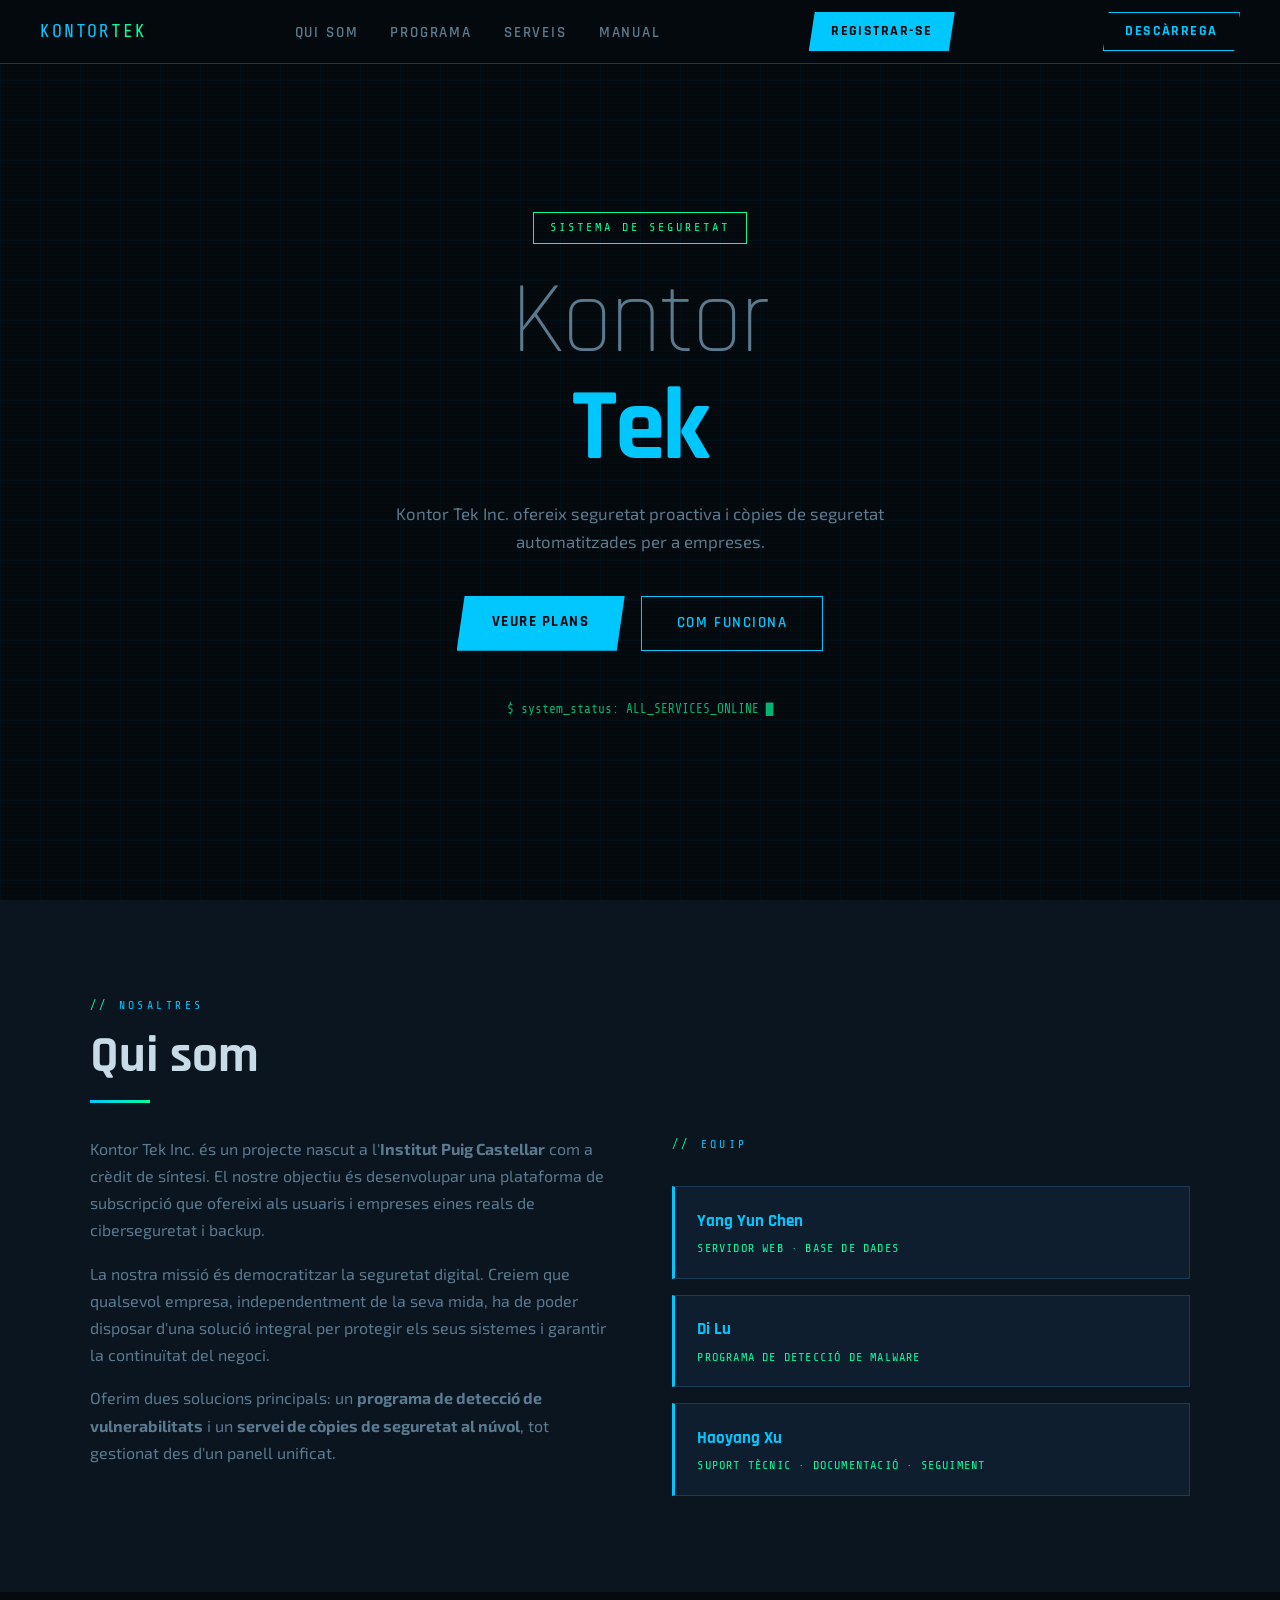
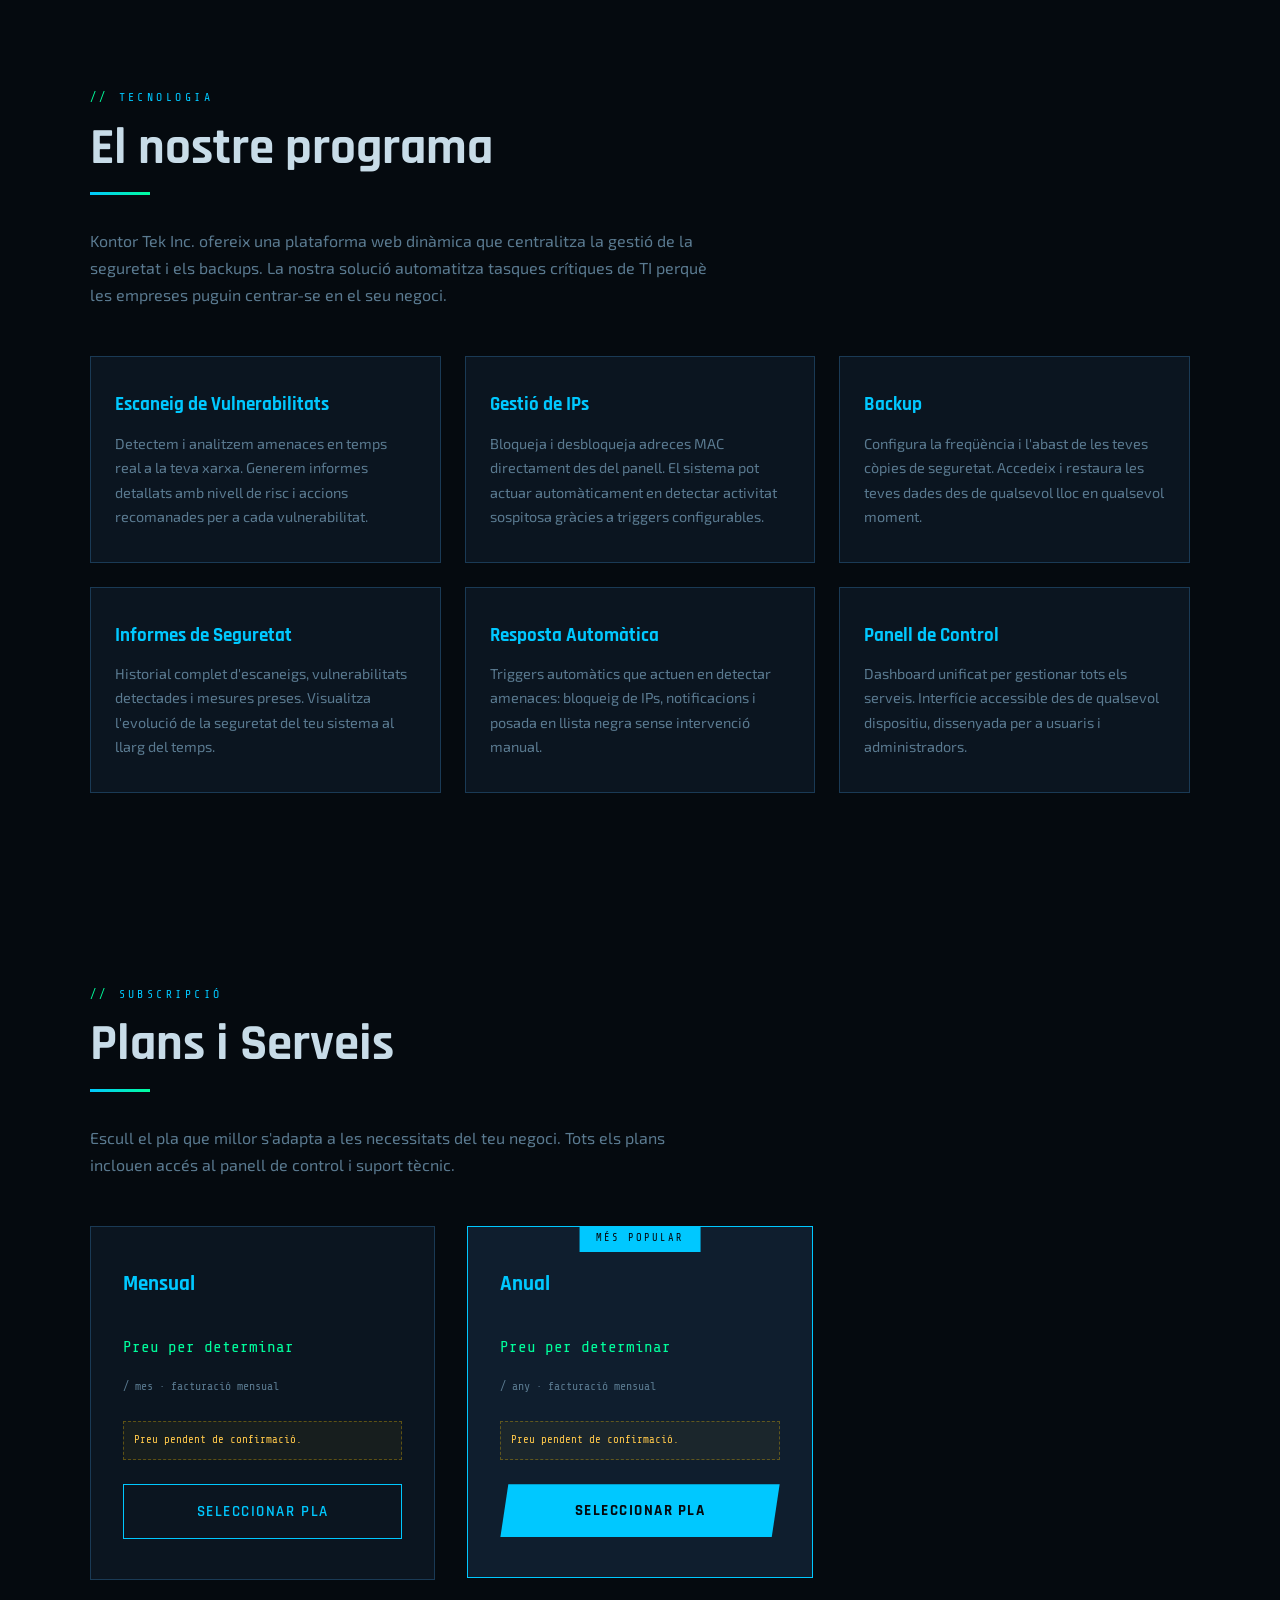
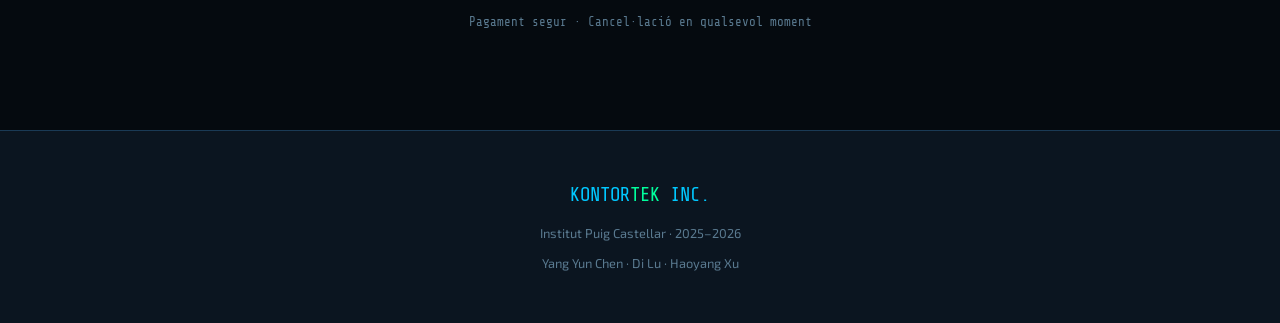
<file: Pagina Web/index.html>
<!DOCTYPE html>
<html lang="ca">
<head>
  <meta charset="UTF-8" />
  <meta name="viewport" content="width=device-width, initial-scale=1.0"/>
  <title>Kontor Tek Inc. — Seguretat i Backup al Núvol</title>
  <link href="https://fonts.googleapis.com/css2?family=Share+Tech+Mono&family=Rajdhani:wght@300;400;600;700&family=Exo+2:wght@200;400;700&display=swap" rel="stylesheet"/>
  <link rel="stylesheet" href="index.css" />
</head>
<body>

  <nav>
    <a href="#inici" class="nav-logo">KONTOR<span>TEK</span></a>
    <ul class="nav-links">
      <li><a href="#qui-som">Qui som</a></li>
      <li><a href="#programa">Programa</a></li>
      <li><a href="#serveis">Serveis</a></li>
      <li><a href="manual.html">Manual</a></li>
    </ul>
    <a href="login.html?tab=register" class="nav-cta">Registrar-se</a>
    <a href="#" class="nav-cta nav-dl" onclick="handleDownloadClick(event)">Descàrrega</a>
  </nav>

  <section id="inici">
    <span class="hero-badge">Sistema de seguretat</span>
    <h1 class="hero-title">
      <span class="line-dim">Kontor</span><br>
      <span class="line-accent">Tek</span><br>
    </h1>
    <p class="hero-subtitle">
      Kontor Tek Inc. ofereix seguretat proactiva i còpies de seguretat automatitzades per a empreses.
    </p>
    <div class="hero-actions">
      <a href="#serveis" class="btn-primary">Veure plans</a>
      <a href="#programa" class="btn-outline">Com funciona</a>
    </div>
    <div class="terminal-line">$ system_status: ALL_SERVICES_ONLINE █</div>
  </section>

  <section id="qui-som">
    <div class="container">
      <div class="section-label">Nosaltres</div>
      <h2 class="section-title">Qui som</h2>
      <div class="section-divider"></div>

      <div class="about-grid">
        <div class="about-text">
          <p>
            Kontor Tek Inc. és un projecte nascut a l'<strong>Institut Puig Castellar</strong> com a crèdit de síntesi. El nostre objectiu és desenvolupar una plataforma de subscripció que ofereixi als usuaris i empreses eines reals de ciberseguretat i backup.
          </p>
          <p>
            
            La nostra missió és democratitzar la seguretat digital. Creiem que qualsevol empresa, independentment de la seva mida, ha de poder disposar d'una solució integral per protegir els seus sistemes i garantir la continuïtat del negoci.
          </p>
          <p>
            Oferim dues solucions principals: un <strong>programa de detecció de vulnerabilitats</strong> i un <strong>servei de còpies de seguretat al núvol</strong>, tot gestionat des d'un panell unificat.
          </p>
        </div>

        <div class="team-cards">
          <div class="section-label" style="margin-bottom:1rem">Equip</div>
          <div class="team-card">
            <div class="name">Yang Yun Chen</div>
            <div class="role">Servidor web · Base de dades</div>
          </div>
          <div class="team-card">
            <div class="name">Di Lu</div>
            <div class="role">Programa de detecció de malware</div>
          </div>
          <div class="team-card">
            <div class="name">Haoyang Xu</div>
            <div class="role">Suport tècnic · Documentació · Seguiment</div>
          </div>
        </div>
      </div>
    </div>
  </section>

  <section id="programa">
    <div class="container">
      <div class="section-label">Tecnologia</div>
      <h2 class="section-title">El nostre programa</h2>
      <div class="section-divider"></div>

      <p style="color:var(--text-dim); max-width:640px;">
        
        Kontor Tek Inc. ofereix una plataforma web dinàmica que centralitza la gestió de la seguretat i els backups. La nostra solució automatitza tasques crítiques de TI perquè les empreses puguin centrar-se en el seu negoci.
      </p>

      <div class="features-grid">
        <div class="feature-card">
          <h3>Escaneig de Vulnerabilitats</h3>
          <p>Detectem i analitzem amenaces en temps real a la teva xarxa. Generem informes detallats amb nivell de risc i accions recomanades per a cada vulnerabilitat.</p>
        </div>
        <div class="feature-card">
          <h3>Gestió de IPs</h3>
          <p>Bloqueja i desbloqueja adreces MAC directament des del panell. El sistema pot actuar automàticament en detectar activitat sospitosa gràcies a triggers configurables.</p>
        </div>
        <div class="feature-card">
          
          <h3>Backup</h3>
          <p>Configura la freqüència i l'abast de les teves còpies de seguretat. Accedeix i restaura les teves dades des de qualsevol lloc en qualsevol moment.</p>
        </div>
        <div class="feature-card">
          
          <h3>Informes de Seguretat</h3>
          <p>Historial complet d'escaneigs, vulnerabilitats detectades i mesures preses. Visualitza l'evolució de la seguretat del teu sistema al llarg del temps.</p>
        </div>
        <div class="feature-card">
          
          <h3>Resposta Automàtica</h3>
          <p>Triggers automàtics que actuen en detectar amenaces: bloqueig de IPs, notificacions i posada en llista negra sense intervenció manual.</p>
        </div>
        <div class="feature-card">
          
          <h3>Panell de Control</h3>
          <p>Dashboard unificat per gestionar tots els serveis. Interfície accessible des de qualsevol dispositiu, dissenyada per a usuaris i administradors.</p>
        </div>
      </div>
    </div>
  </section>

  <section id="serveis">
    <div class="container">
      <div class="section-label">Subscripció</div>
      <h2 class="section-title">Plans i Serveis</h2>
      <div class="section-divider"></div>
      <p style="color:var(--text-dim); max-width:600px; margin-bottom:1rem;">
        Escull el pla que millor s'adapta a les necessitats del teu negoci. Tots els plans inclouen accés al panell de control i suport tècnic.
      </p>

      <div class="plans-grid">

        <div class="plan-card">
          <div class="plan-name">Mensual</div>
          <div class="plan-price-area">
            <div class="plan-tbd">Preu per determinar</div>
            <span style="font-family:var(--font-mono);font-size:0.72rem;color:var(--text-dim)">/ mes · facturació mensual</span>
          </div>
          <div class="plan-note">
            Preu pendent de confirmació.
          </div>
          <a href="#" onclick="handlePlanClick(event,'Mensual')" class="btn-outline" style="display:block;text-align:center;padding:0.85rem">Seleccionar pla</a>
        </div>

        <div class="plan-card featured">
          <div class="plan-name">Anual</div>
          <div class="plan-price-area">
            <div class="plan-tbd">Preu per determinar</div>
            <span style="font-family:var(--font-mono);font-size:0.72rem;color:var(--text-dim)">/ any · facturació mensual</span>
          </div>
          <div class="plan-note">
            Preu pendent de confirmació.
          </div>
          <a href="#" onclick="handlePlanClick(event,'Anual')" class="btn-primary" style="display:block;text-align:center">Seleccionar pla</a>
        </div>

      </div>

      <p style="text-align:center; margin-top:2rem; font-family:var(--font-mono); font-size:0.78rem; color:var(--text-dim);">
       Pagament segur · Cancel·lació en qualsevol moment
      </p>
    </div>
  </section>

  <footer>
    <div class="footer-logo">KONTOR<span>TEK</span> INC.</div>
    <p>Institut Puig Castellar · 2025–2026</p>
    <p style="margin-top:0.5rem;">Yang Yun Chen · Di Lu · Haoyang Xu</p>
  </footer>

  <div id="toast"></div>

  <div id="dl-modal" onclick="closeModalOutside(event)" aria-modal="true" role="dialog">
    <div class="modal-box">
      <button class="modal-close" onclick="closeModal()" title="Tancar">✕</button>

      <div id="modal-no-auth" style="display:none">
        <span class="modal-icon"></span>
        <div class="modal-status-bar">
          <span class="status-dot"></span> SESSIÓ: NO INICIADA
        </div>
        <h3>Accés <span class="hl">restringit</span></h3>
        <p>Has d'iniciar sessió per poder descarregar el programari de Kontor Tek. Si no tens compte, pots crear-ne un gratuïtament.</p>
        <div class="modal-actions">
          <a href="login.html" class="modal-btn">Iniciar sessió</a>
          <a href="login.html?tab=register" class="modal-btn outline">Crear compte</a>
        </div>
      </div>

      <div id="modal-no-plan" style="display:none">
        <span class="modal-icon"></span>
        <div class="modal-status-bar">
          <span class="status-dot warn"></span> PLA DE SUBSCRIPCIÓ: NO ACTIU
        </div>
        <h3>Necessites un <span class="hl-warn">pla actiu</span></h3>
        <p>El teu compte no té cap subscripció activa. Selecciona un pla per accedir a la descàrrega del programari.</p>
        <div class="modal-actions">
          <a href="#serveis" class="modal-btn warn" onclick="closeModal()">Veure plans</a>
          <button class="modal-btn outline" onclick="closeModal()">Cancel·lar</button>
        </div>
      </div>

      <div id="modal-download" style="display:none">
        <span class="modal-icon"></span>
        <div class="modal-status-bar">
          <span class="status-dot ok"></span> SUBSCRIPCIÓ ACTIVA · <span id="modal-plan-name"></span>
        </div>
        <h3>Descarregar <span class="hl">KontorTek</span></h3>
        <p>Versió actual del programari de seguretat i backup.</p>
        <div class="modal-actions">
          <a href="#" onclick="triggerDownload(event)" class="modal-btn">⬇ Descarregar ara</a>
          <button class="modal-btn outline" onclick="closeModal()">Tancar</button>
        </div>
      </div>

    </div>
  </div>


  <div id="plan-modal" onclick="closePlanModalOutside(event)" aria-modal="true" role="dialog">
    <div class="modal-box">
      <button class="modal-close" onclick="closePlanModal()" title="Tancar">X</button>

      <div id="plan-no-auth" style="display:none">
        <div class="modal-status-bar"><span class="status-dot"></span> SESSIO: NO INICIADA</div>
        <h3>Acces <span class="hl">restringit</span></h3>
        <p>Has d'iniciar sessio per seleccionar un pla.</p>
        <div class="modal-actions">
          <a href="login.html" class="modal-btn">Iniciar sessio</a>
          <a href="login.html?tab=register" class="modal-btn outline">Crear compte</a>
        </div>
      </div>

      <div id="plan-confirm" style="display:none">
        <div class="modal-status-bar"><span class="status-dot ok"></span> SESSIO ACTIVA</div>
        <h3>Confirmar pla <span class="hl" id="plan-confirm-name"></span></h3>
        <p id="plan-confirm-desc"></p>
        <div class="modal-actions">
          <button class="modal-btn" onclick="confirmPlan()">Confirmar pla</button>
          <button class="modal-btn outline" onclick="closePlanModal()">Cancel.lar</button>
        </div>
      </div>

      <div id="plan-already" style="display:none">
        <div class="modal-status-bar"><span class="status-dot ok"></span> SUBSCRIPCIO ACTIVA</div>
        <h3>Ja tens un <span class="hl">pla actiu</span></h3>
        <p>El teu compte ja te una subscripcio activa.</p>
        <div class="modal-actions">
          <button class="modal-btn outline" onclick="closePlanModal()">Tancar</button>
        </div>
      </div>

      <div id="plan-success" style="display:none">
        <div class="modal-status-bar"><span class="status-dot ok"></span> PLA ACTIVAT</div>
        <h3>Pla <span class="hl" id="plan-success-name"></span> activat!</h3>
        <p>La teva subscripcio s'ha activat correctament.</p>
        <div class="modal-actions">
          <button class="modal-btn" onclick="closePlanModal()">Continuar</button>
        </div>
      </div>

    </div>
  </div>
</body>
<script>
  /* showToast */
  function showToast(msg, type) {
    var t = document.getElementById('toast');
    if (!t) return;
    t.textContent = msg;
    t.className = (type === 'error') ? 'error show' : 'show';
    setTimeout(function() { t.className = ''; }, 3500);
  }

  /* showMsg */
  function showMsg(id, msg, type) {
    var el = document.getElementById(id);
    if (!el) return;
    el.textContent = msg;
    el.className = 'form-msg ' + type;
    el.style.display = 'block';
  }

  /* Smooth scroll */
  document.querySelectorAll('a[href^="#"]').forEach(function(a) {
    a.addEventListener('click', function(e) {
      var target = document.querySelector(a.getAttribute('href'));
      if (target) { e.preventDefault(); target.scrollIntoView({ behavior: 'smooth' }); }
    });
  });

  /* DOWNLOAD MODAL */
  function openModal(state, planName) {
    ['modal-no-auth','modal-no-plan','modal-download'].forEach(function(id) {
      document.getElementById(id).style.display = 'none';
    });
    document.getElementById(state).style.display = 'block';
    if (planName) document.getElementById('modal-plan-name').textContent = planName.toUpperCase();
    document.getElementById('dl-modal').classList.add('open');
    document.body.style.overflow = 'hidden';
  }

  function closeModal() {
    document.getElementById('dl-modal').classList.remove('open');
    document.body.style.overflow = '';
  }

  function closeModalOutside(e) {
    if (e.target === document.getElementById('dl-modal')) closeModal();
  }

  document.addEventListener('keydown', function(e) {
    if (e.key === 'Escape') { closeModal(); closePlanModal(); }
  });

  async function handleDownloadClick(e) {
    e.preventDefault();
    try {
      var res  = await fetch('/api/check-session.php', { credentials: 'include' });
      var data = await res.json();
      if (!data.logged)        openModal('modal-no-auth');
      else if (!data.subscrit) openModal('modal-no-plan');
      else                     openModal('modal-download', data.pla);
    } catch (err) {
      openModal('modal-no-auth');
      console.warn('check-session error:', err);
    }
  }

  /* Trigger actual download after session verified */
  function triggerDownload(e) {
    e.preventDefault();
    window.location.href = '/api/download.php';
  }

  /* PLAN MODAL */
  var _selectedPlan = '';
  var planDesc = {
    'Mensual': 'Subscripcio mensual. Podras cancel.lar en qualsevol moment.',
    'Anual':   'Subscripcio anual amb descompte respecte al pla mensual.'
  };

  function openPlanModal(state) {
    ['plan-no-auth','plan-confirm','plan-already','plan-success'].forEach(function(id) {
      document.getElementById(id).style.display = 'none';
    });
    document.getElementById(state).style.display = 'block';
    document.getElementById('plan-modal').classList.add('open');
    document.body.style.overflow = 'hidden';
  }

  function closePlanModal() {
    document.getElementById('plan-modal').classList.remove('open');
    document.body.style.overflow = '';
    _selectedPlan = '';
  }

  function closePlanModalOutside(e) {
    if (e.target === document.getElementById('plan-modal')) closePlanModal();
  }

  async function handlePlanClick(e, planName) {
    e.preventDefault();
    _selectedPlan = planName;
    try {
      var res  = await fetch('/api/check-session.php', { credentials: 'include' });
      var data = await res.json();
      if (!data.logged) {
        openPlanModal('plan-no-auth');
      } else if (data.subscrit) {
        openPlanModal('plan-already');
      } else {
        document.getElementById('plan-confirm-name').textContent = planName;
        document.getElementById('plan-confirm-desc').textContent = planDesc[planName] || '';
        openPlanModal('plan-confirm');
      }
    } catch (err) {
      openPlanModal('plan-no-auth');
      console.warn('check-session error:', err);
    }
  }

  async function confirmPlan() {
    if (!_selectedPlan) return;
    var btn = document.querySelector('#plan-confirm .modal-btn');
    if (btn) { btn.textContent = 'Processant...'; btn.disabled = true; }
    try {
      var res  = await fetch('/api/subscribe.php', {
        method: 'POST',
        credentials: 'include',
        headers: { 'Content-Type': 'application/json' },
        body: JSON.stringify({ pla: _selectedPlan.toLowerCase() })
      });
      var data = await res.json();
      if (data.success) {
        document.getElementById('plan-success-name').textContent = _selectedPlan;
        openPlanModal('plan-success');
      } else {
        alert(data.error || 'Error en activar el pla.');
        if (btn) { btn.textContent = 'Confirmar pla'; btn.disabled = false; }
      }
    } catch (err) {
      alert('Servidor no disponible.');
      if (btn) { btn.textContent = 'Confirmar pla'; btn.disabled = false; }
    }
  }
  </script>
</html>
</file>
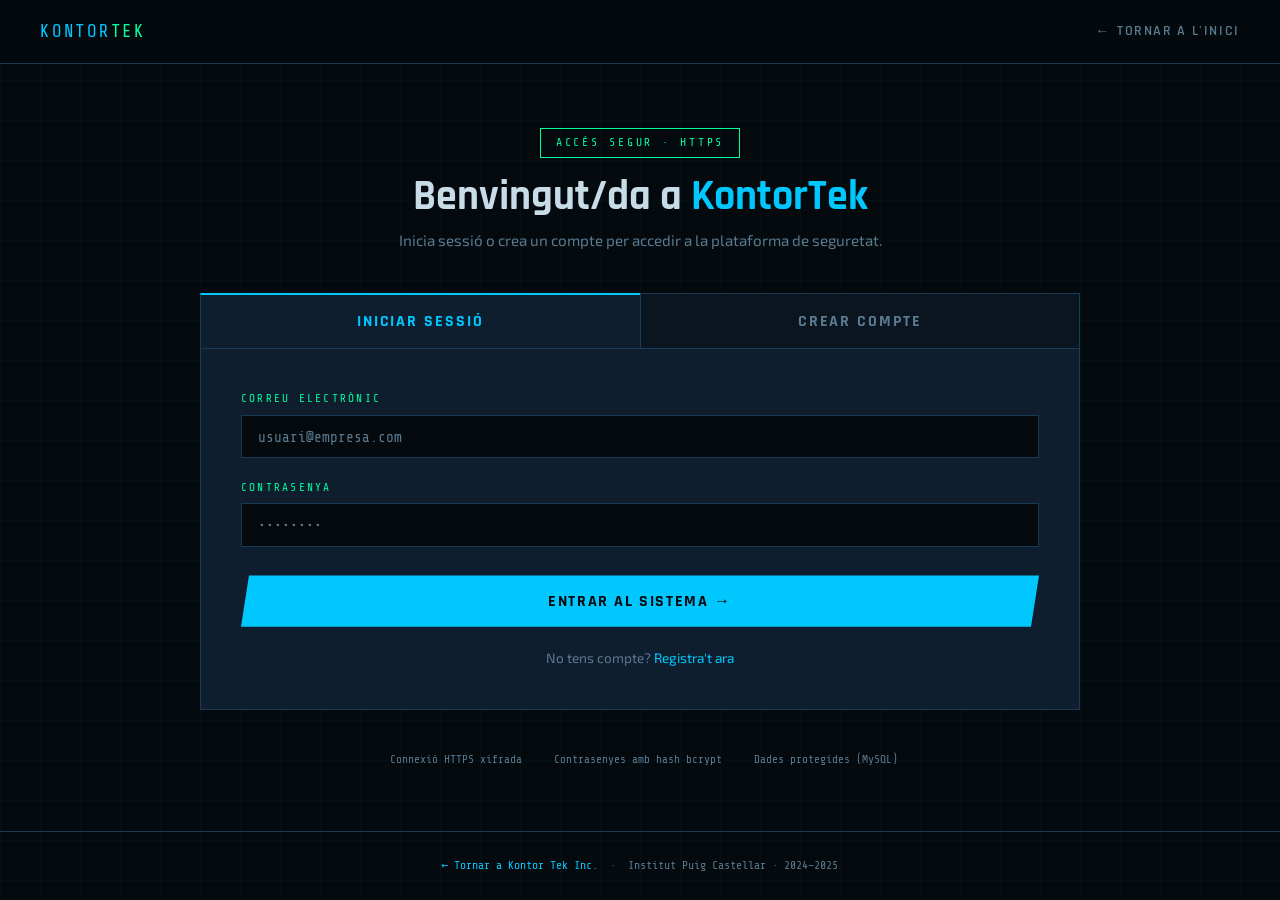
<file: Pagina Web/login.html>
<!DOCTYPE html>
<html lang="ca">
<head>
  <meta charset="UTF-8" />
  <meta name="viewport" content="width=device-width, initial-scale=1.0"/>
  <title>Accés · Kontor Tek Inc.</title>
  <link href="https://fonts.googleapis.com/css2?family=Share+Tech+Mono&family=Rajdhani:wght@300;400;600;700&family=Exo+2:wght@200;400;700&display=swap" rel="stylesheet"/>
  <link rel="stylesheet" href="login.css" />
</head>
<body>

  <nav>
    <a href="index.html" class="nav-logo">KONTOR<span>TEK</span></a>
    <a href="index.html" class="nav-back">Tornar a l'inici</a>
  </nav>

  <main>
    <div class="auth-container">

      <div class="auth-header">
        <div class="auth-badge">Accés segur · HTTPS</div>
        <h1>Benvingut/da a <span>KontorTek</span></h1>
        <p>Inicia sessió o crea un compte per accedir a la plataforma de seguretat.</p>
      </div>

      <!-- TABS -->
      <div class="tabs">
        <button class="tab-btn active" onclick="switchTab('login')">Iniciar sessió</button>
        <button class="tab-btn"        onclick="switchTab('register')">Crear compte</button>
      </div>

      <div class="auth-panel">

        <div class="tab-content active" id="tab-login">

          <form id="loginForm" onsubmit="handleLogin(event)" novalidate>
            <div class="form-grid">
              <div class="form-group form-full">
                <label>Correu electrònic</label>
                <input type="email" id="loginEmail" placeholder="usuari@empresa.com" required autocomplete="email"/>
              </div>
              <div class="form-group form-full">
                <label>Contrasenya</label>
                <input type="password" id="loginPass" placeholder="••••••••" required autocomplete="current-password"/>
              </div>
            </div>

            <div class="form-actions">
              <button type="submit" class="btn-form">Entrar al sistema →</button>
            </div>
          </form>

          <div class="form-msg" id="loginMsg"></div>

          <div class="form-footer">
            No tens compte?
            <a onclick="switchTab('register')">Registra't ara</a>
          </div>
        </div>

        <div class="tab-content" id="tab-register">

          <form id="registerForm" onsubmit="handleRegister(event)" novalidate>
            <div class="form-grid">

              <div class="form-group">
                <label>Nom</label>
                <input type="text" id="regNom" placeholder="El teu nom" required autocomplete="given-name"/>
              </div>
              <div class="form-group">
                <label>Cognom</label>
                <input type="text" id="regCognom" placeholder="El teu cognom" autocomplete="family-name"/>
              </div>

              <div class="form-group form-full">
                <label>Correu electrònic</label>
                <input type="email" id="regEmail" placeholder="usuari@empresa.com" required autocomplete="email"/>
              </div>

              <div class="form-group">
                <label>Contrasenya</label>
                <input type="password" id="regPass" placeholder="Mínim 8 caràcters"
                       required minlength="8" autocomplete="new-password"
                       oninput="checkPassStrength(this.value)"/>
                <div class="pass-strength"><div class="pass-strength-bar" id="passBar"></div></div>
                <div class="pass-hint" id="passHint">Introdueix una contrasenya</div>
              </div>
              <div class="form-group">
                <label>Confirmar contrasenya</label>
                <input type="password" id="regPass2" placeholder="Repeteix la contrasenya"
                       required autocomplete="new-password"/>
              </div>

              <div class="form-group form-full">
                <label>Pla d'interès (opcional)</label>
                <select id="regPla">
                  <option value="">— Selecciona un pla —</option>
                  <option value="basic">Mensual</option>
                  <option value="pro">Anual</option>
                </select>
              </div>

            </div>

            <div class="form-actions">
              <button type="submit" class="btn-form">Crear compte →</button>
            </div>
          </form>

          <div class="form-msg" id="registerMsg"></div>

          <div class="form-footer">
            Ja tens compte?
            <a onclick="switchTab('login')">Inicia sessió</a>
          </div>
        </div>

      </div>

      <div class="security-badges">
        <div class="sec-badge"><span></span> Connexió HTTPS xifrada</div>
        <div class="sec-badge"><span></span> Contrasenyes amb hash bcrypt</div>
        <div class="sec-badge"><span></span> Dades protegides (MySQL)</div>
      </div>

    </div>
  </main>

  <footer>
    <a href="index.html">← Tornar a Kontor Tek Inc.</a>
    &nbsp;·&nbsp; Institut Puig Castellar · 2024–2025
  </footer>

  <div id="toast"></div>

  <script>
  document.addEventListener('DOMContentLoaded', function() {

    window.switchTab = function(tab) {
      var contents = document.querySelectorAll('.tab-content');
      var buttons  = document.querySelectorAll('.tab-btn');
      for (var i = 0; i < contents.length; i++) contents[i].classList.remove('active');
      for (var i = 0; i < buttons.length;  i++) buttons[i].classList.remove('active');
      var content = document.getElementById('tab-' + tab);
      if (content) content.classList.add('active');
      if (tab === 'login'    && buttons[0]) buttons[0].classList.add('active');
      if (tab === 'register' && buttons[1]) buttons[1].classList.add('active');
      var lm = document.getElementById('loginMsg');
      var rm = document.getElementById('registerMsg');
      if (lm) lm.style.display = 'none';
      if (rm) rm.style.display = 'none';
    };

    if (new URLSearchParams(window.location.search).get('tab') === 'register') {
      switchTab('register');
    }

    window.checkPassStrength = function(val) {
      var bar  = document.getElementById('passBar');
      var hint = document.getElementById('passHint');
      if (!bar || !hint) return;
      var score = 0;
      if (val.length >= 8)           score++;
      if (val.length >= 12)          score++;
      if (/[A-Z]/.test(val))         score++;
      if (/[0-9]/.test(val))         score++;
      if (/[^A-Za-z0-9]/.test(val))  score++;
      var levels = [
        { w: '20%',  bg: '#ff4060', txt: 'Molt feble'  },
        { w: '40%',  bg: '#ff8c00', txt: 'Feble'       },
        { w: '60%',  bg: '#ffd700', txt: 'Acceptable'  },
        { w: '80%',  bg: '#00c8ff', txt: 'Bona'        },
        { w: '100%', bg: '#00ff9d', txt: 'Excel.lent'  }
      ];
      var lv = levels[Math.min(score, 4)];
      bar.style.width      = val.length ? lv.w  : '0%';
      bar.style.background = val.length ? lv.bg : '';
      hint.textContent     = val.length ? lv.txt : 'Introdueix una contrasenya';
      hint.style.color     = val.length ? lv.bg : 'var(--text-dim)';
    };

    function showToast(msg, type) {
      var t = document.getElementById('toast');
      if (!t) return;
      t.textContent = msg;
      t.className = (type === 'error') ? 'error show' : 'show';
      setTimeout(function() { t.className = ''; }, 3500);
    }

    function showMsg(id, msg, type) {
      var el = document.getElementById(id);
      if (!el) return;
      el.textContent = msg;
      el.className = 'form-msg ' + type;
      el.style.display = 'block';
    }

    window.handleLogin = async function(e) {
      e.preventDefault();
      var email = document.getElementById('loginEmail').value.trim();
      var pass  = document.getElementById('loginPass').value;
      try {
        var res  = await fetch('/api/login.php', {
          method: 'POST',
          headers: { 'Content-Type': 'application/json' },
          body: JSON.stringify({ email: email, password: pass })
        });
        var data = await res.json();
        if (data.success) {
          showMsg('loginMsg', 'Benvingut/da, ' + data.nom + '! Redirigint...', 'success');
          showToast('Sessio iniciada: ' + data.nom, 'success');
          setTimeout(function() { window.location.href = '/index.html'; }, 1500);
        } else {
          showMsg('loginMsg', data.error || 'Credencials incorrectes.', 'error');
        }
      } catch (err) {
        showMsg('loginMsg', 'Servidor no disponible.', 'error');
        console.warn('Login error:', err);
      }
    };

    window.handleRegister = async function(e) {
      e.preventDefault();
      var nom    = document.getElementById('regNom').value.trim();
      var cognom = document.getElementById('regCognom').value.trim();
      var email  = document.getElementById('regEmail').value.trim();
      var pass   = document.getElementById('regPass').value;
      var pass2  = document.getElementById('regPass2').value;
      var pla    = document.getElementById('regPla').value;
      if (pass !== pass2) {
        showMsg('registerMsg', 'Les contrasenyes no coincideixen.', 'error'); return;
      }
      if (pass.length < 8) {
        showMsg('registerMsg', 'Minim 8 caracters.', 'error'); return;
      }
      try {
        var nomComplet = nom + (cognom ? ' ' + cognom : '');
        var res  = await fetch('/api/register.php', {
          method: 'POST',
          headers: { 'Content-Type': 'application/json' },
          body: JSON.stringify({ nom: nomComplet, email: email, password: pass, pla: pla })
        });
        var data = await res.json();
        if (data.success) {
          showMsg('registerMsg', 'Compte creat! Ara pots iniciar sessio.', 'success');
          showToast('Compte registrat!', 'success');
          document.getElementById('registerForm').reset();
          var bar  = document.getElementById('passBar');
          var hint = document.getElementById('passHint');
          if (bar)  bar.style.width = '0%';
          if (hint) hint.textContent = 'Introdueix una contrasenya';
          setTimeout(function() { switchTab('login'); }, 2000);
        } else {
          showMsg('registerMsg', data.error || 'Error en el registre.', 'error');
        }
      } catch (err) {
        showMsg('registerMsg', 'Servidor no disponible.', 'error');
        console.warn('Register error:', err);
      }
    };

  });
  </script>
</body>
</html>
</file>
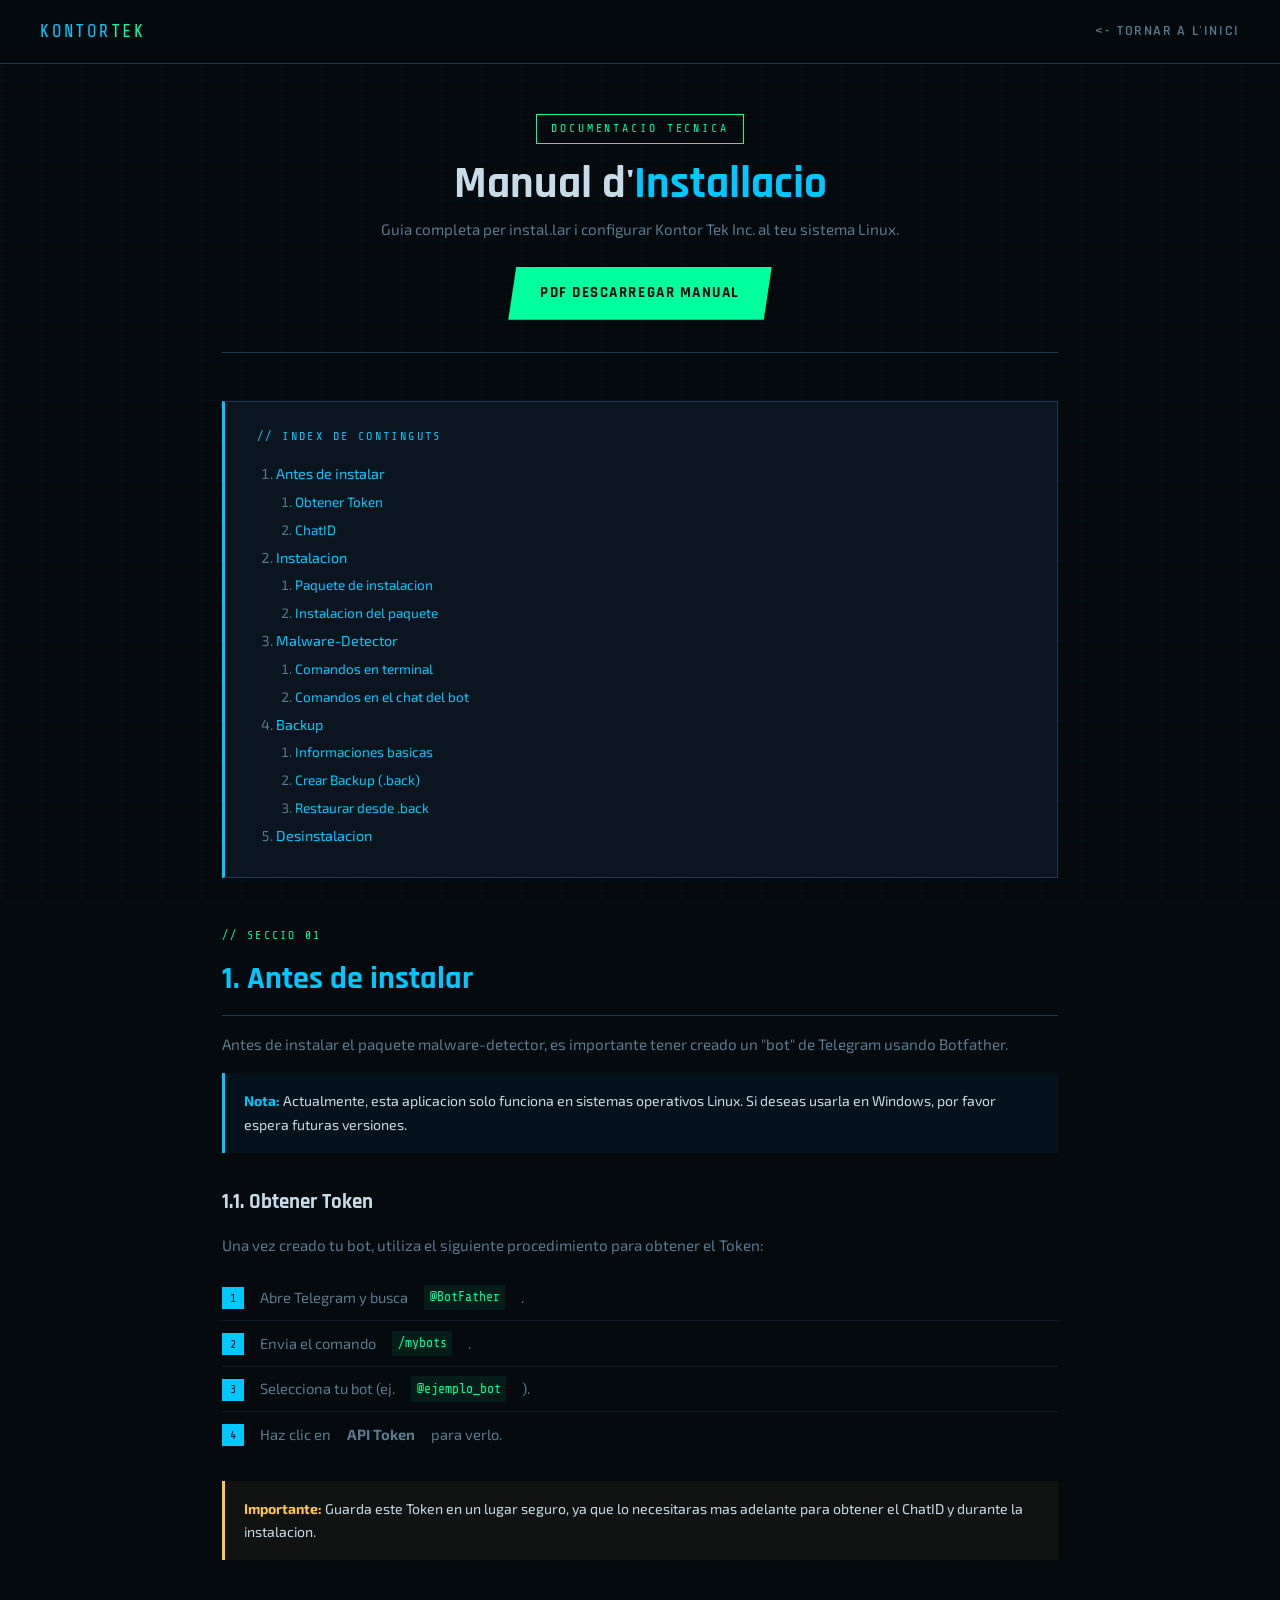
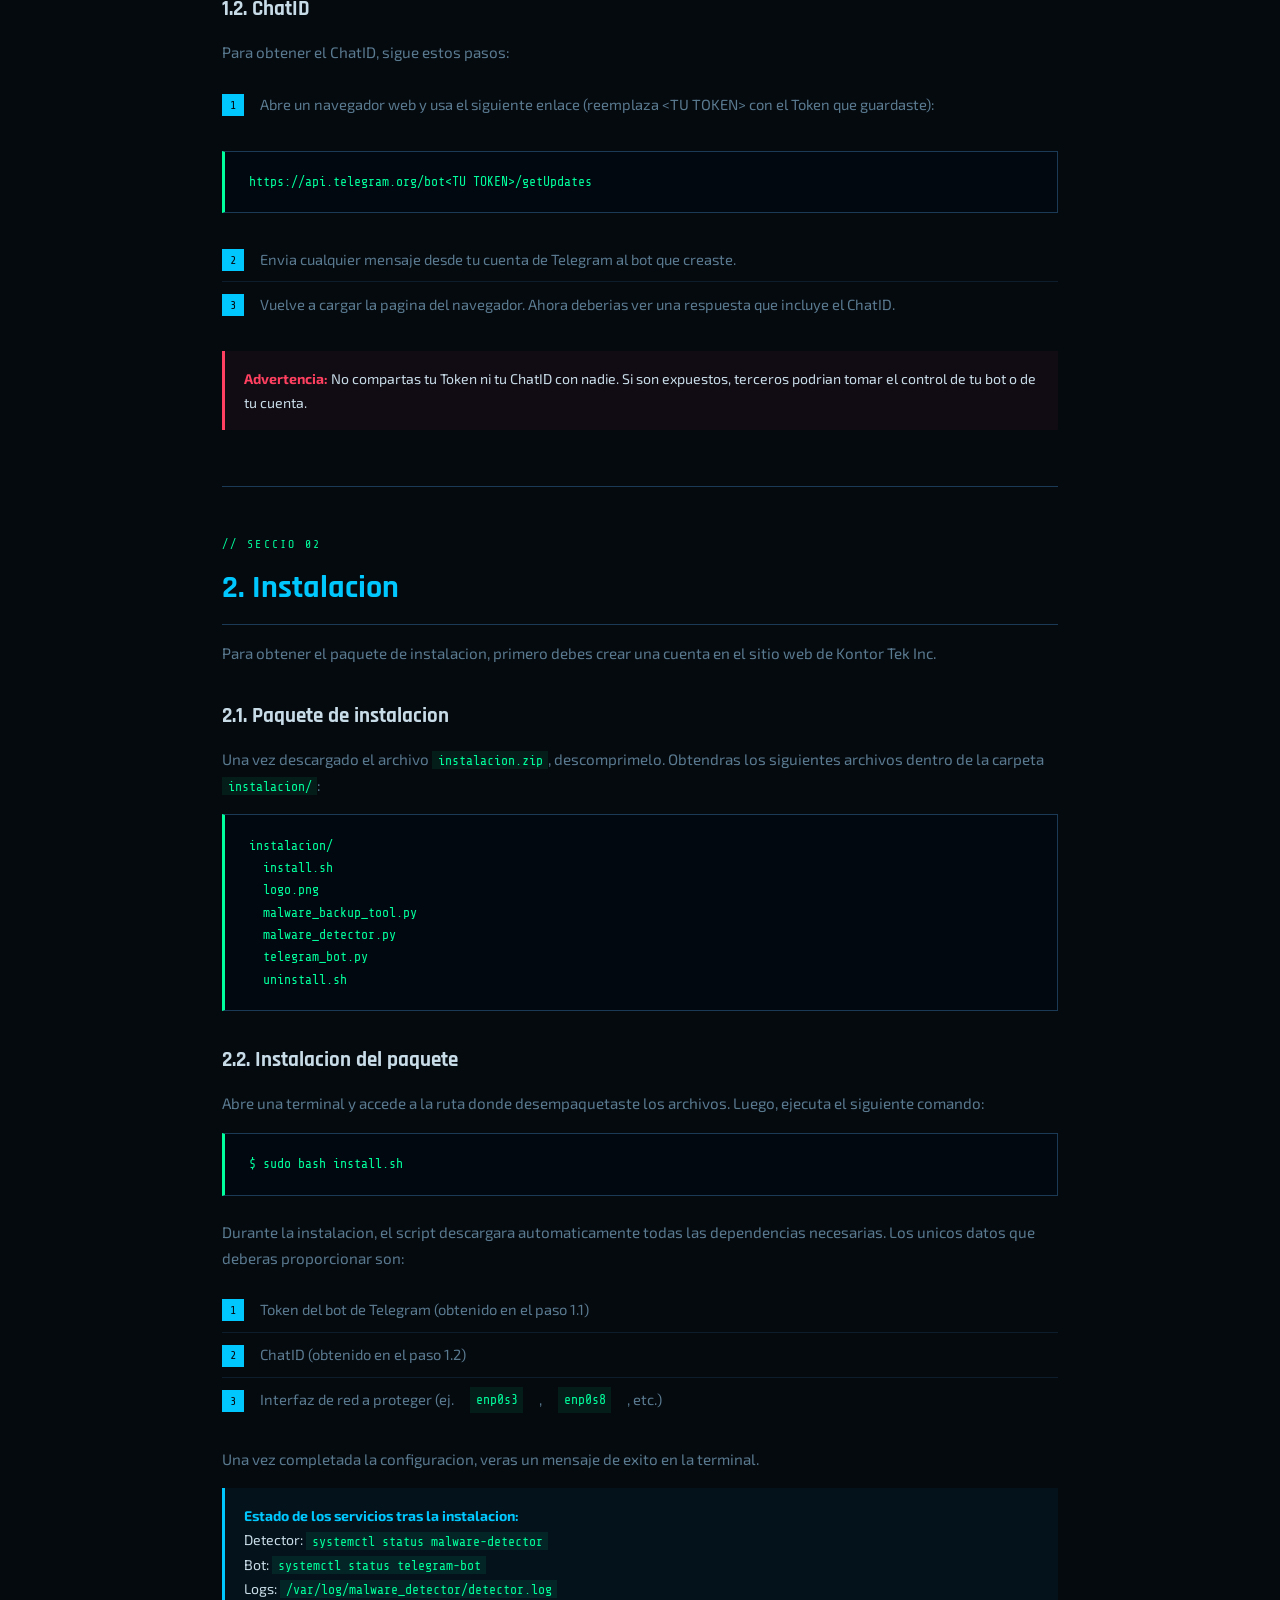
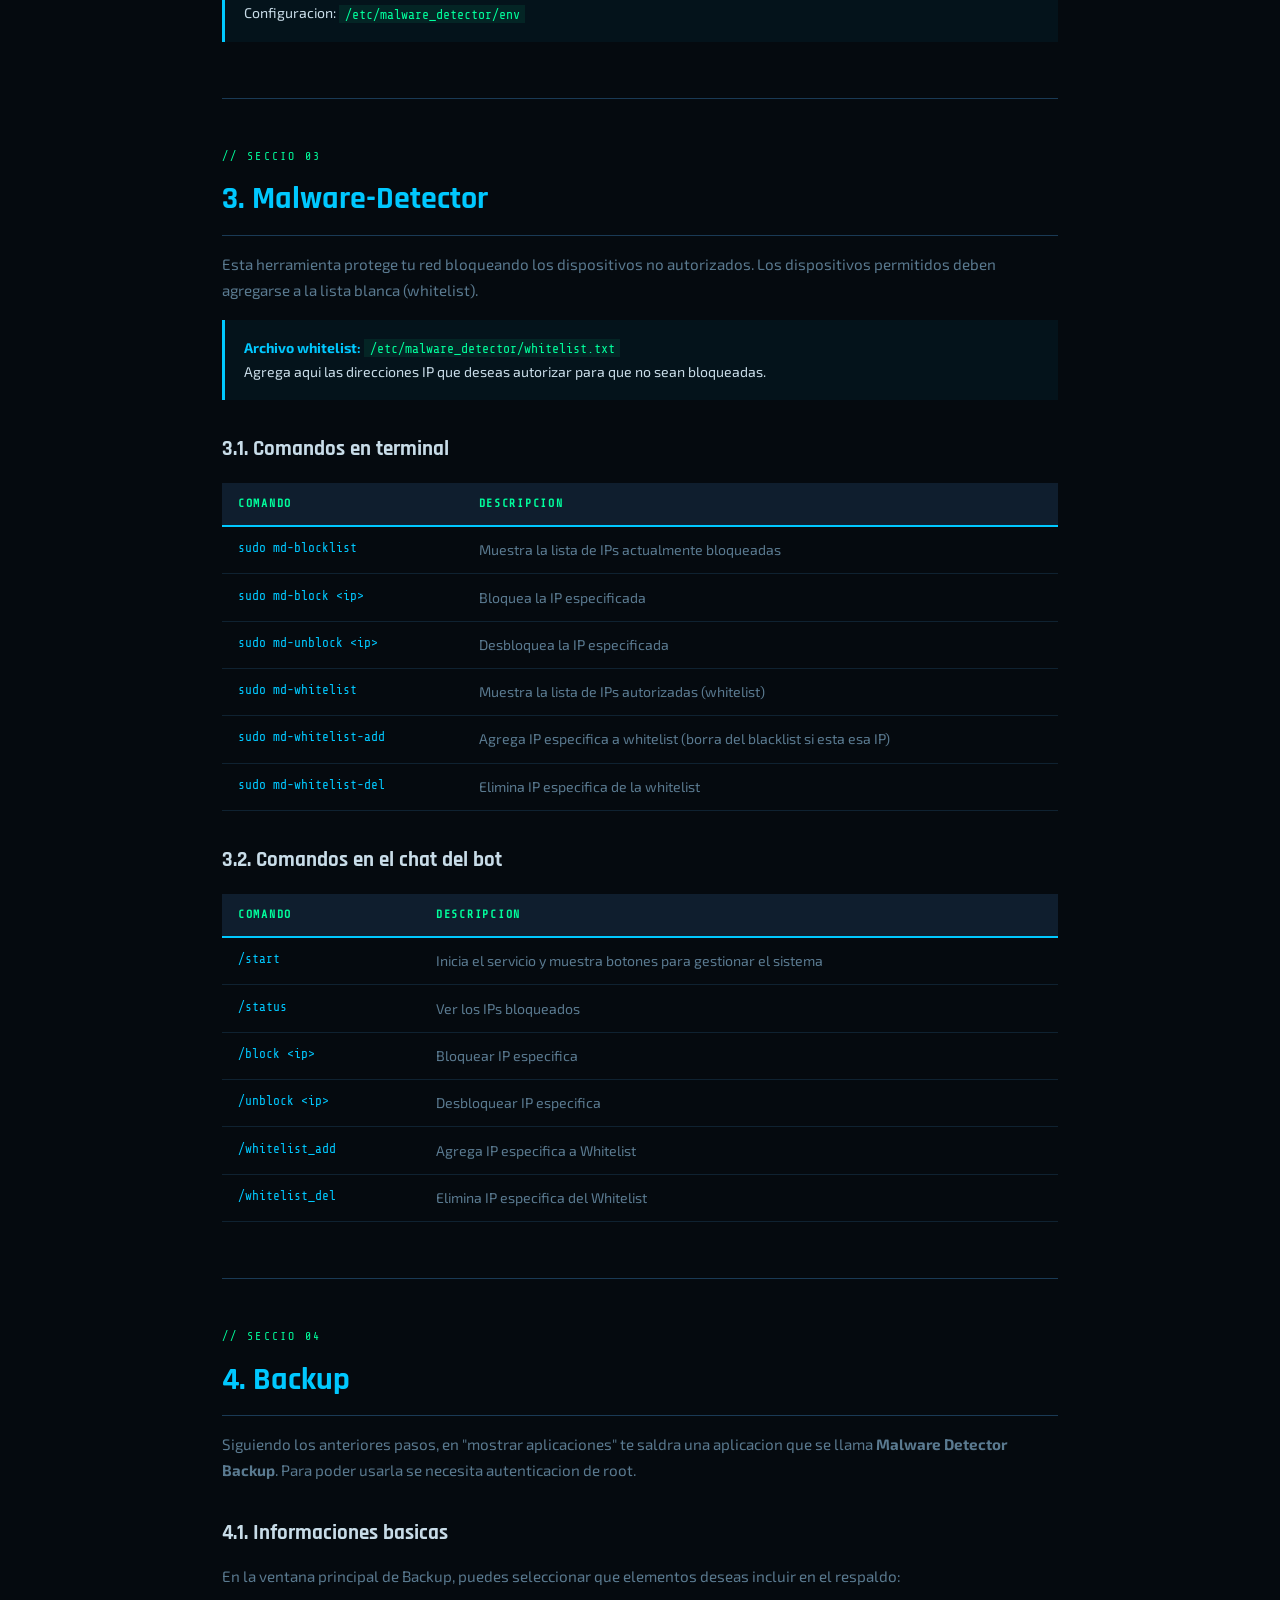
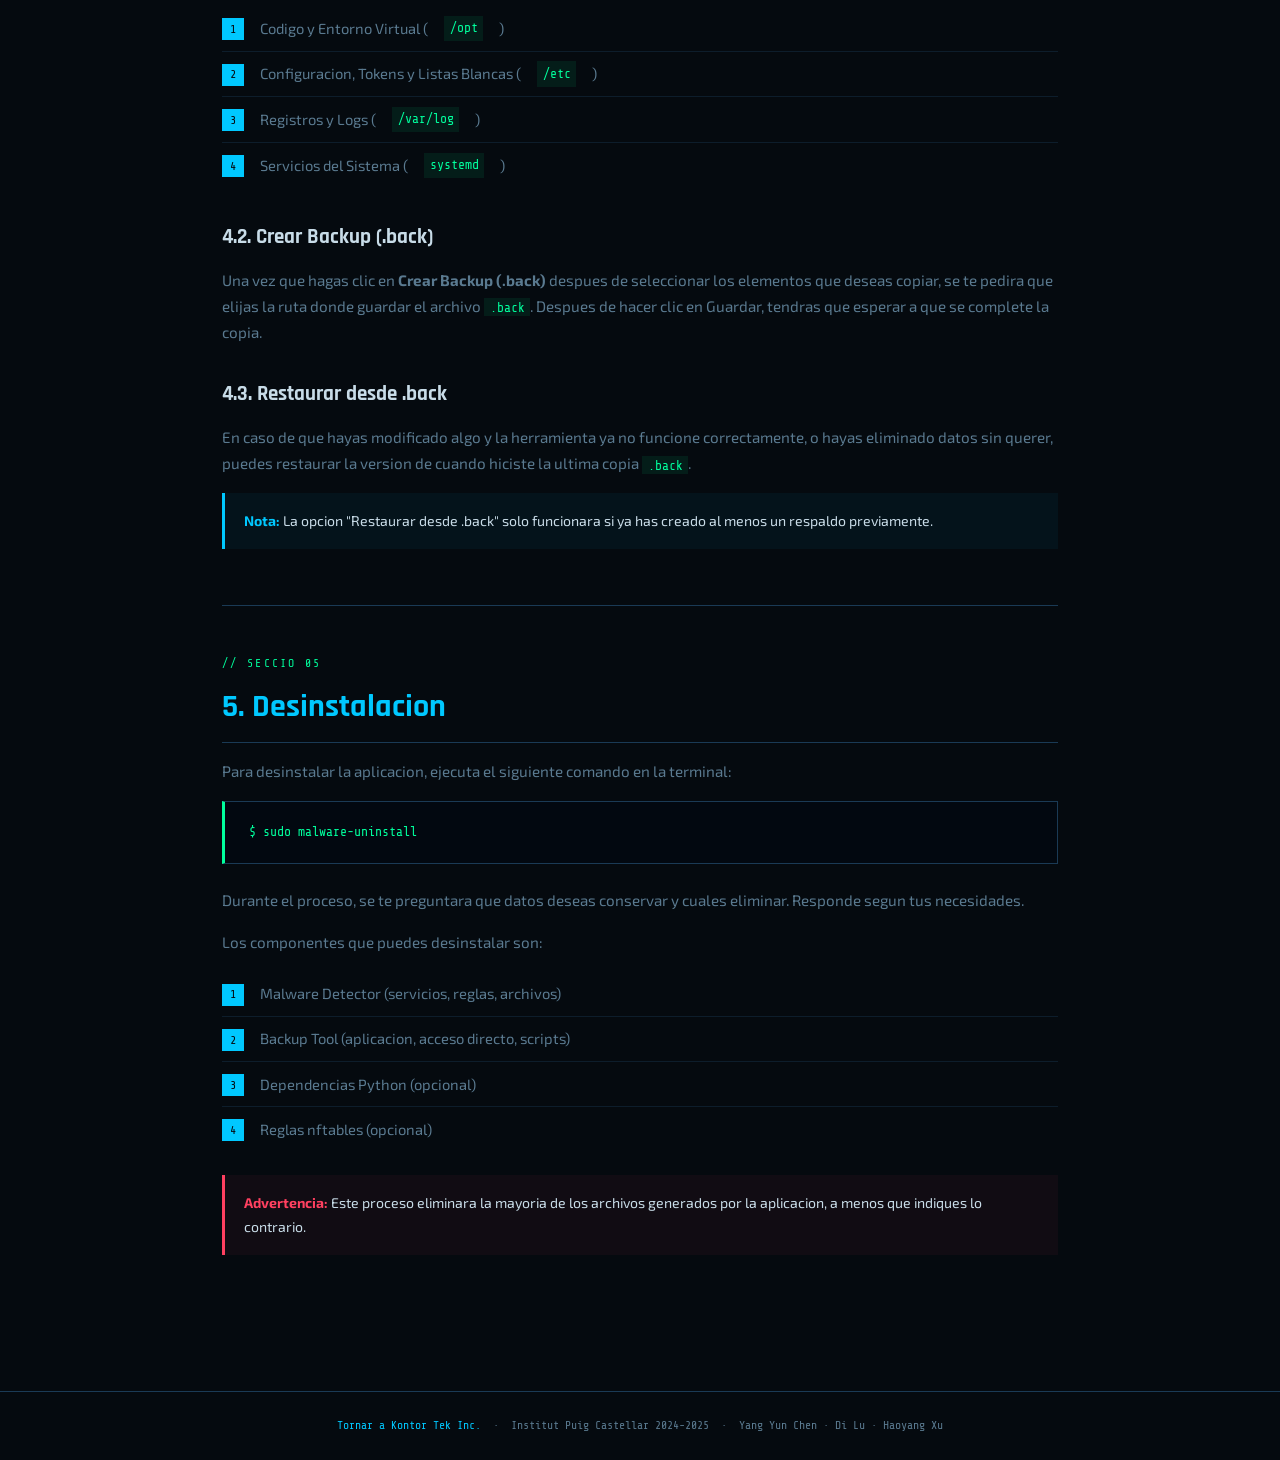
<file: Pagina Web/manual.html>
<!DOCTYPE html>
<html lang="es">
<head>
  <meta charset="UTF-8" />
  <meta name="viewport" content="width=device-width, initial-scale=1.0"/>
  <title>Manual d'Installacio · Kontor Tek Inc.</title>
  <link href="https://fonts.googleapis.com/css2?family=Share+Tech+Mono&family=Rajdhani:wght@300;400;600;700&family=Exo+2:wght@200;400;700&display=swap" rel="stylesheet"/>
  <link rel="stylesheet" href="manual.css" />
</head>
<body>

  <nav>
    <a href="index.html" class="nav-logo">KONTOR<span>TEK</span></a>
    <a href="index.html" class="nav-back">Tornar a l'inici</a>
  </nav>

  <main>

    <div class="page-header">
      <div class="page-badge">Documentacio tecnica</div>
      <h1>Manual d'<span>Installacio</span></h1>
      <p>Guia completa per instal.lar i configurar Kontor Tek Inc. al teu sistema Linux.</p>
      <a href="/files/Manual Instalació _ Kontor Tek Inc.pdf" download class="pdf-btn">
        PDF Descarregar manual
      </a>
    </div>

    <div class="toc">
      <div class="toc-title">// Index de continguts</div>
      <ol>
        <li><a href="#s1">Antes de instalar</a>
          <ol>
            <li><a href="#s1-1">Obtener Token</a></li>
            <li><a href="#s1-2">ChatID</a></li>
          </ol>
        </li>
        <li><a href="#s2">Instalacion</a>
          <ol>
            <li><a href="#s2-1">Paquete de instalacion</a></li>
            <li><a href="#s2-2">Instalacion del paquete</a></li>
          </ol>
        </li>
        <li><a href="#s3">Malware-Detector</a>
          <ol>
            <li><a href="#s3-1">Comandos en terminal</a></li>
            <li><a href="#s3-2">Comandos en el chat del bot</a></li>
          </ol>
        </li>
        <li><a href="#s4">Backup</a>
          <ol>
            <li><a href="#s4-1">Informaciones basicas</a></li>
            <li><a href="#s4-2">Crear Backup (.back)</a></li>
            <li><a href="#s4-3">Restaurar desde .back</a></li>
          </ol>
        </li>
        <li><a href="#s5">Desinstalacion</a></li>
      </ol>
    </div>

    <div class="manual-section" id="s1">
      <div class="section-num">// Seccio 01</div>
      <h2>1. Antes de instalar</h2>
      <p>
        Antes de instalar el paquete malware-detector, es importante tener creado un "bot" de
        Telegram usando Botfather.
      </p>
      <div class="box box-note">
        <strong>Nota:</strong> Actualmente, esta aplicacion solo funciona en sistemas operativos
        Linux. Si deseas usarla en Windows, por favor espera futuras versiones.
      </div>

      <h3 id="s1-1">1.1. Obtener Token</h3>
      <p>Una vez creado tu bot, utiliza el siguiente procedimiento para obtener el Token:</p>
      <ol class="steps">
        <li><span class="step-num">1</span> Abre Telegram y busca <code>@BotFather</code>.</li>
        <li><span class="step-num">2</span> Envia el comando <code>/mybots</code>.</li>
        <li><span class="step-num">3</span> Selecciona tu bot (ej. <code>@ejemplo_bot</code>).</li>
        <li><span class="step-num">4</span> Haz clic en <strong>API Token</strong> para verlo.</li>
      </ol>
      <div class="box box-warn">
        <strong>Importante:</strong> Guarda este Token en un lugar seguro, ya que lo necesitaras
        mas adelante para obtener el ChatID y durante la instalacion.
      </div>

      <h3 id="s1-2">1.2. ChatID</h3>
      <p>Para obtener el ChatID, sigue estos pasos:</p>
      <ol class="steps">
        <li>
          <span class="step-num">1</span>
          Abre un navegador web y usa el siguiente enlace (reemplaza &lt;TU TOKEN&gt; con el Token que guardaste):
        </li>
      </ol>
      <div class="terminal">https://api.telegram.org/bot&lt;TU TOKEN&gt;/getUpdates</div>
      <ol class="steps">
        <li><span class="step-num">2</span> Envia cualquier mensaje desde tu cuenta de Telegram al bot que creaste.</li>
        <li><span class="step-num">3</span> Vuelve a cargar la pagina del navegador. Ahora deberias ver una respuesta que incluye el ChatID.</li>
      </ol>
      <div class="box box-danger">
        <strong>Advertencia:</strong> No compartas tu Token ni tu ChatID con nadie. Si son expuestos,
        terceros podrian tomar el control de tu bot o de tu cuenta.
      </div>
    </div>

    <hr class="divider"/>

    <div class="manual-section" id="s2">
      <div class="section-num">// Seccio 02</div>
      <h2>2. Instalacion</h2>
      <p>
        Para obtener el paquete de instalacion, primero debes crear una cuenta en el sitio web
        de Kontor Tek Inc.
      </p>

      <h3 id="s2-1">2.1. Paquete de instalacion</h3>
      <p>
        Una vez descargado el archivo <code>instalacion.zip</code>, descomprimelo.
        Obtendras los siguientes archivos dentro de la carpeta <code>instalacion/</code>:
      </p>
      <div class="terminal"><span class="prompt">instalacion/</span>
  install.sh
  logo.png
  malware_backup_tool.py
  malware_detector.py
  telegram_bot.py
  uninstall.sh</div>

      <h3 id="s2-2">2.2. Instalacion del paquete</h3>
      <p>Abre una terminal y accede a la ruta donde desempaquetaste los archivos. Luego, ejecuta el siguiente comando:</p>
      <div class="terminal"><span class="prompt">$</span> sudo bash install.sh</div>
      <p>Durante la instalacion, el script descargara automaticamente todas las dependencias necesarias. Los unicos datos que deberas proporcionar son:</p>
      <ol class="steps">
        <li><span class="step-num">1</span> Token del bot de Telegram (obtenido en el paso 1.1)</li>
        <li><span class="step-num">2</span> ChatID (obtenido en el paso 1.2)</li>
        <li><span class="step-num">3</span> Interfaz de red a proteger (ej. <code>enp0s3</code>, <code>enp0s8</code>, etc.)</li>
      </ol>
      <p>Una vez completada la configuracion, veras un mensaje de exito en la terminal.</p>
      <div class="box box-note">
        <strong>Estado de los servicios tras la instalacion:</strong><br/>
        Detector: <code>systemctl status malware-detector</code><br/>
        Bot: <code>systemctl status telegram-bot</code><br/>
        Logs: <code>/var/log/malware_detector/detector.log</code><br/>
        Configuracion: <code>/etc/malware_detector/env</code>
      </div>
    </div>

    <hr class="divider"/>

    <div class="manual-section" id="s3">
      <div class="section-num">// Seccio 03</div>
      <h2>3. Malware-Detector</h2>
      <p>
        Esta herramienta protege tu red bloqueando los dispositivos no autorizados. Los
        dispositivos permitidos deben agregarse a la lista blanca (whitelist).
      </p>
      <div class="box box-note">
        <strong>Archivo whitelist:</strong> <code>/etc/malware_detector/whitelist.txt</code><br/>
        Agrega aqui las direcciones IP que deseas autorizar para que no sean bloqueadas.
      </div>

      <h3 id="s3-1">3.1. Comandos en terminal</h3>
      <table class="cmd-table">
        <thead>
          <tr>
            <th>Comando</th>
            <th>Descripcion</th>
          </tr>
        </thead>
        <tbody>
          <tr><td>sudo md-blocklist</td><td>Muestra la lista de IPs actualmente bloqueadas</td></tr>
          <tr><td>sudo md-block &lt;ip&gt;</td><td>Bloquea la IP especificada</td></tr>
          <tr><td>sudo md-unblock &lt;ip&gt;</td><td>Desbloquea la IP especificada</td></tr>
          <tr><td>sudo md-whitelist</td><td>Muestra la lista de IPs autorizadas (whitelist)</td></tr>
          <tr><td>sudo md-whitelist-add</td><td>Agrega IP especifica a whitelist (borra del blacklist si esta esa IP)</td></tr>
          <tr><td>sudo md-whitelist-del</td><td>Elimina IP especifica de la whitelist</td></tr>
        </tbody>
      </table>

      <h3 id="s3-2">3.2. Comandos en el chat del bot</h3>
      <table class="cmd-table">
        <thead>
          <tr>
            <th>Comando</th>
            <th>Descripcion</th>
          </tr>
        </thead>
        <tbody>
          <tr><td>/start</td><td>Inicia el servicio y muestra botones para gestionar el sistema</td></tr>
          <tr><td>/status</td><td>Ver los IPs bloqueados</td></tr>
          <tr><td>/block &lt;ip&gt;</td><td>Bloquear IP especifica</td></tr>
          <tr><td>/unblock &lt;ip&gt;</td><td>Desbloquear IP especifica</td></tr>
          <tr><td>/whitelist_add</td><td>Agrega IP especifica a Whitelist</td></tr>
          <tr><td>/whitelist_del</td><td>Elimina IP especifica del Whitelist</td></tr>
        </tbody>
      </table>
    </div>

    <hr class="divider"/>

    <div class="manual-section" id="s4">
      <div class="section-num">// Seccio 04</div>
      <h2>4. Backup</h2>
      <p>
        Siguiendo los anteriores pasos, en "mostrar aplicaciones" te saldra una aplicacion que
        se llama <strong>Malware Detector Backup</strong>. Para poder usarla se necesita
        autenticacion de root.
      </p>

      <h3 id="s4-1">4.1. Informaciones basicas</h3>
      <p>En la ventana principal de Backup, puedes seleccionar que elementos deseas incluir en el respaldo:</p>
      <ol class="steps">
        <li><span class="step-num">1</span> Codigo y Entorno Virtual (<code>/opt</code>)</li>
        <li><span class="step-num">2</span> Configuracion, Tokens y Listas Blancas (<code>/etc</code>)</li>
        <li><span class="step-num">3</span> Registros y Logs (<code>/var/log</code>)</li>
        <li><span class="step-num">4</span> Servicios del Sistema (<code>systemd</code>)</li>
      </ol>

      <h3 id="s4-2">4.2. Crear Backup (.back)</h3>
      <p>
        Una vez que hagas clic en <strong>Crear Backup (.back)</strong> despues de seleccionar
        los elementos que deseas copiar, se te pedira que elijas la ruta donde guardar el
        archivo <code>.back</code>. Despues de hacer clic en Guardar, tendras que esperar a que
        se complete la copia.
      </p>

      <h3 id="s4-3">4.3. Restaurar desde .back</h3>
      <p>
        En caso de que hayas modificado algo y la herramienta ya no funcione correctamente,
        o hayas eliminado datos sin querer, puedes restaurar la version de cuando hiciste la
        ultima copia <code>.back</code>.
      </p>
      <div class="box box-note">
        <strong>Nota:</strong> La opcion "Restaurar desde .back" solo funcionara si ya has
        creado al menos un respaldo previamente.
      </div>
    </div>

    <hr class="divider"/>

    <div class="manual-section" id="s5">
      <div class="section-num">// Seccio 05</div>
      <h2>5. Desinstalacion</h2>
      <p>Para desinstalar la aplicacion, ejecuta el siguiente comando en la terminal:</p>
      <div class="terminal"><span class="prompt">$</span> sudo malware-uninstall</div>
      <p>
        Durante el proceso, se te preguntara que datos deseas conservar y cuales eliminar.
        Responde segun tus necesidades.
      </p>
      <p>Los componentes que puedes desinstalar son:</p>
      <ol class="steps">
        <li><span class="step-num">1</span> Malware Detector (servicios, reglas, archivos)</li>
        <li><span class="step-num">2</span> Backup Tool (aplicacion, acceso directo, scripts)</li>
        <li><span class="step-num">3</span> Dependencias Python (opcional)</li>
        <li><span class="step-num">4</span> Reglas nftables (opcional)</li>
      </ol>
      <div class="box box-danger">
        <strong>Advertencia:</strong> Este proceso eliminara la mayoria de los archivos
        generados por la aplicacion, a menos que indiques lo contrario.
      </div>
    </div>

  </main>

  <footer>
    <a href="index.html">Tornar a Kontor Tek Inc.</a>
    &nbsp;·&nbsp; Institut Puig Castellar 2024-2025
    &nbsp;·&nbsp; Yang Yun Chen · Di Lu · Haoyang Xu
  </footer>

  <script>
  document.querySelectorAll('a[href^="#"]').forEach(function(a) {
    a.addEventListener('click', function(e) {
      var target = document.querySelector(a.getAttribute('href'));
      if (target) {
        e.preventDefault();
        var offset = 80;
        var top = target.getBoundingClientRect().top + window.pageYOffset - offset;
        window.scrollTo({ top: top, behavior: 'smooth' });
      }
    });
  });
  </script>

</body>
</html>
</file>
<file: Pagina Web/index.css>
*, *::before, *::after { box-sizing: border-box; margin: 0; padding: 0; }

    :root {
      --bg:       #050a0f;
      --surface:  #0b1520;
      --surface2: #0f1e2e;
      --border:   #1a3a55;
      --accent:   #00c8ff;
      --accent2:  #00ff9d;
      --danger:   #ff4060;
      --text:     #c8dce8;
      --text-dim: #5a7a90;
      --font-mono: 'Share Tech Mono', monospace;
      --font-head: 'Rajdhani', sans-serif;
      --font-body: 'Exo 2', sans-serif;
    }

    html { scroll-behavior: smooth; }

    body {
      background: var(--bg);
      color: var(--text);
      font-family: var(--font-body);
      font-size: 16px;
      line-height: 1.7;
      overflow-x: hidden;
    }

    body::before {
      content: '';
      position: fixed;
      top: 0; left: 0; width: 100%; height: 100%;
      background-image:
        linear-gradient(rgba(0,200,255,0.04) 1px, transparent 1px),
        linear-gradient(90deg, rgba(0,200,255,0.04) 1px, transparent 1px);
      background-size: 40px 40px;
      pointer-events: none;
      z-index: 0;
    }

    body::after {
      content: '';
      position: fixed;
      top: 0; left: 0; width: 100%; height: 100%;
      background: repeating-linear-gradient(
        0deg,
        transparent,
        transparent 2px,
        rgba(0,0,0,0.08) 2px,
        rgba(0,0,0,0.08) 4px
      );
      pointer-events: none;
      z-index: 0;
    }

    section, nav, footer { position: relative; z-index: 1; }

    nav {
      position: fixed;
      top: 0; left: 0; right: 0;
      z-index: 1000;
      display: flex;
      align-items: center;
      justify-content: space-between;
      padding: 0 2.5rem;
      height: 64px;
      background: rgba(5,10,15,0.92);
      backdrop-filter: blur(12px);
      border-bottom: 1px solid var(--border);
    }

    .nav-logo {
      font-family: var(--font-mono);
      font-size: 1.15rem;
      color: var(--accent);
      letter-spacing: 0.1em;
      text-decoration: none;
    }
    .nav-logo span { color: var(--accent2); }

    .nav-links { display: flex; gap: 2rem; list-style: none; }
    .nav-links a {
      font-family: var(--font-head);
      font-size: 0.95rem;
      font-weight: 600;
      letter-spacing: 0.12em;
      text-transform: uppercase;
      color: var(--text-dim);
      text-decoration: none;
      transition: color 0.2s;
    }
    .nav-links a:hover { color: var(--accent); }

    .nav-cta {
      font-family: var(--font-head);
      font-size: 0.9rem;
      font-weight: 700;
      letter-spacing: 0.1em;
      text-transform: uppercase;
      color: var(--bg);
      background: var(--accent);
      padding: 0.45rem 1.4rem;
      border: none;
      cursor: pointer;
      clip-path: polygon(6px 0%, 100% 0%, calc(100% - 6px) 100%, 0% 100%);
      transition: background 0.2s;
      text-decoration: none;
    }
    .nav-cta:hover { background: var(--accent2); }

    #inici {
      min-height: 100vh;
      display: flex;
      flex-direction: column;
      align-items: center;
      justify-content: center;
      text-align: center;
      padding: 6rem 2rem 4rem;
      position: relative;
    }

    .hero-badge {
      font-family: var(--font-mono);
      font-size: 0.75rem;
      color: var(--accent2);
      letter-spacing: 0.25em;
      text-transform: uppercase;
      border: 1px solid var(--accent2);
      padding: 0.3rem 1rem;
      margin-bottom: 1.5rem;
      display: inline-block;
      animation: pulse-border 2.5s ease-in-out infinite;
    }

    @keyframes pulse-border {
      0%, 100% { box-shadow: 0 0 8px rgba(0,255,157,0.3); }
      50%       { box-shadow: 0 0 20px rgba(0,255,157,0.7); }
    }

    .hero-title {
      font-family: var(--font-head);
      font-size: clamp(3rem, 8vw, 6.5rem);
      font-weight: 700;
      line-height: 1.05;
      letter-spacing: -0.02em;
      margin-bottom: 1rem;
    }
    .hero-title .line-accent { color: var(--accent); }
    .hero-title .line-dim    { color: var(--text-dim); font-weight: 300; }

    .hero-subtitle {
      max-width: 560px;
      font-size: 1.05rem;
      color: var(--text-dim);
      margin: 0 auto 2.5rem;
    }

    .hero-actions { display: flex; gap: 1rem; justify-content: center; flex-wrap: wrap; }

    .btn-primary {
      font-family: var(--font-head);
      font-weight: 700;
      font-size: 0.95rem;
      letter-spacing: 0.1em;
      text-transform: uppercase;
      color: var(--bg);
      background: var(--accent);
      padding: 0.85rem 2.2rem;
      border: none;
      cursor: pointer;
      clip-path: polygon(8px 0%, 100% 0%, calc(100% - 8px) 100%, 0% 100%);
      transition: background 0.2s, transform 0.15s;
      text-decoration: none;
    }
    .btn-primary:hover { background: var(--accent2); transform: translateY(-2px); }

    .btn-outline {
      font-family: var(--font-head);
      font-weight: 600;
      font-size: 0.95rem;
      letter-spacing: 0.1em;
      text-transform: uppercase;
      color: var(--accent);
      background: transparent;
      padding: 0.85rem 2.2rem;
      border: 1px solid var(--accent);
      cursor: pointer;
      transition: background 0.2s, color 0.2s;
      text-decoration: none;
    }
    .btn-outline:hover { background: rgba(0,200,255,0.1); }

    .terminal-line {
      font-family: var(--font-mono);
      font-size: 0.8rem;
      color: var(--accent2);
      margin-top: 3rem;
      opacity: 0.7;
      animation: blink-cursor 1s step-end infinite;
    }
    @keyframes blink-cursor {
      50% { opacity: 0.3; }
    }

    section { padding: 6rem 2rem; }

    .section-label {
      font-family: var(--font-mono);
      font-size: 0.72rem;
      letter-spacing: 0.3em;
      text-transform: uppercase;
      color: var(--accent);
      margin-bottom: 0.75rem;
      display: flex;
      align-items: center;
      gap: 0.6rem;
    }
    .section-label::before {
      content: '//';
      color: var(--accent2);
    }

    .section-title {
      font-family: var(--font-head);
      font-size: clamp(2rem, 4vw, 3.2rem);
      font-weight: 700;
      line-height: 1.1;
      margin-bottom: 1rem;
    }

    .section-divider {
      width: 60px;
      height: 3px;
      background: linear-gradient(90deg, var(--accent), var(--accent2));
      margin-bottom: 2rem;
    }

    .container { max-width: 1100px; margin: 0 auto; }

    #qui-som { background: var(--surface); }

    .about-grid {
      display: grid;
      grid-template-columns: 1fr 1fr;
      gap: 4rem;
      align-items: start;
    }

    .about-text p { color: var(--text-dim); margin-bottom: 1rem; }

    .team-cards { display: flex; flex-direction: column; gap: 1rem; }

    .team-card {
      background: var(--surface2);
      border: 1px solid var(--border);
      border-left: 3px solid var(--accent);
      padding: 1.2rem 1.4rem;
      transition: border-color 0.2s, transform 0.2s;
    }
    .team-card:hover { border-left-color: var(--accent2); transform: translateX(4px); }

    .team-card .name {
      font-family: var(--font-head);
      font-weight: 700;
      font-size: 1.05rem;
      color: var(--accent);
      margin-bottom: 0.2rem;
    }
    .team-card .role {
      font-family: var(--font-mono);
      font-size: 0.75rem;
      color: var(--accent2);
      letter-spacing: 0.1em;
      text-transform: uppercase;
    }

    .stat-grid { display: grid; grid-template-columns: 1fr 1fr; gap: 1rem; margin-top: 2rem; }
    .stat-box {
      background: var(--surface2);
      border: 1px solid var(--border);
      padding: 1.2rem;
      text-align: center;
    }
    .stat-num {
      font-family: var(--font-mono);
      font-size: 2rem;
      color: var(--accent);
      display: block;
    }
    .stat-desc { font-size: 0.78rem; color: var(--text-dim); text-transform: uppercase; letter-spacing: 0.1em; }

    #programa { }

    .features-grid { display: grid; grid-template-columns: repeat(3, 1fr); gap: 1.5rem; margin-top: 3rem; }

    .feature-card {
      background: var(--surface);
      border: 1px solid var(--border);
      padding: 2rem 1.5rem;
      position: relative;
      overflow: hidden;
      transition: border-color 0.3s, transform 0.2s;
    }
    .feature-card::before {
      content: '';
      position: absolute;
      top: 0; left: 0; right: 0;
      height: 2px;
      background: linear-gradient(90deg, transparent, var(--accent), transparent);
      transform: scaleX(0);
      transition: transform 0.3s;
    }
    .feature-card:hover { border-color: var(--accent); transform: translateY(-4px); }
    .feature-card:hover::before { transform: scaleX(1); }

    .feature-icon {
      font-size: 2rem;
      margin-bottom: 1rem;
      display: block;
    }
    .feature-card h3 {
      font-family: var(--font-head);
      font-size: 1.2rem;
      font-weight: 700;
      color: var(--accent);
      margin-bottom: 0.6rem;
    }
    .feature-card p { font-size: 0.9rem; color: var(--text-dim); }

    #auth {
      background: var(--surface);
      border-top: 1px solid var(--border);
      border-bottom: 1px solid var(--border);
    }

    .auth-wrapper {
      display: grid;
      grid-template-columns: 1fr 1fr;
      gap: 3rem;
      margin-top: 3rem;
    }

    .auth-panel {
      background: var(--surface2);
      border: 1px solid var(--border);
      padding: 2.5rem;
      position: relative;
    }
    .auth-panel::after {
      content: attr(data-label);
      position: absolute;
      top: -0.6rem;
      left: 1.5rem;
      background: var(--surface2);
      font-family: var(--font-mono);
      font-size: 0.7rem;
      color: var(--accent);
      letter-spacing: 0.2em;
      padding: 0 0.5rem;
    }

    .auth-panel h3 {
      font-family: var(--font-head);
      font-size: 1.5rem;
      font-weight: 700;
      margin-bottom: 1.5rem;
    }

    .form-group { margin-bottom: 1.2rem; }
    .form-group label {
      display: block;
      font-family: var(--font-mono);
      font-size: 0.72rem;
      color: var(--accent2);
      letter-spacing: 0.2em;
      text-transform: uppercase;
      margin-bottom: 0.4rem;
    }
    .form-group input, .form-group select {
      width: 100%;
      background: var(--bg);
      border: 1px solid var(--border);
      color: var(--text);
      font-family: var(--font-mono);
      font-size: 0.9rem;
      padding: 0.75rem 1rem;
      outline: none;
      transition: border-color 0.2s;
    }
    .form-group input:focus, .form-group select:focus {
      border-color: var(--accent);
      box-shadow: 0 0 0 2px rgba(0,200,255,0.1);
    }
    .form-group input::placeholder { color: var(--text-dim); }

    .form-row { display: grid; grid-template-columns: 1fr 1fr; gap: 1rem; }

    .btn-form {
      width: 100%;
      font-family: var(--font-head);
      font-weight: 700;
      font-size: 1rem;
      letter-spacing: 0.1em;
      text-transform: uppercase;
      color: var(--bg);
      background: var(--accent);
      padding: 0.9rem;
      border: none;
      cursor: pointer;
      clip-path: polygon(8px 0%, 100% 0%, calc(100% - 8px) 100%, 0% 100%);
      margin-top: 0.5rem;
      transition: background 0.2s;
    }
    .btn-form:hover { background: var(--accent2); }
    .btn-form.secondary {
      background: transparent;
      color: var(--accent);
      border: 1px solid var(--accent);
      clip-path: none;
    }
    .btn-form.secondary:hover { background: rgba(0,200,255,0.1); }

    .form-msg {
      display: none;
      margin-top: 1rem;
      padding: 0.75rem 1rem;
      font-family: var(--font-mono);
      font-size: 0.8rem;
      border-left: 3px solid;
    }
    .form-msg.success { color: var(--accent2); border-color: var(--accent2); background: rgba(0,255,157,0.05); }
    .form-msg.error   { color: var(--danger);  border-color: var(--danger);  background: rgba(255,64,96,0.05); }

    .db-note {
      margin-top: 1rem;
      padding: 0.8rem 1rem;
      background: rgba(255,200,0,0.05);
      border: 1px dashed rgba(255,200,0,0.4);
      font-family: var(--font-mono);
      font-size: 0.72rem;
      color: #ffc84a;
      line-height: 1.6;
    }
    .db-note strong { color: #ffd700; }

    #serveis {}

    .plans-grid {
      display: grid;
      grid-template-columns: repeat(3, 1fr);
      gap: 2rem;
      margin-top: 3rem;
      align-items: start;
    }

    .plan-card {
      background: var(--surface);
      border: 1px solid var(--border);
      padding: 2.5rem 2rem;
      position: relative;
      transition: transform 0.25s, border-color 0.25s;
    }
    .plan-card:hover { transform: translateY(-6px); border-color: var(--accent); }

    .plan-card.featured {
      border-color: var(--accent);
      background: var(--surface2);
    }
    .plan-card.featured::before {
      content: 'MÉS POPULAR';
      position: absolute;
      top: -1px; left: 50%; transform: translateX(-50%);
      background: var(--accent);
      color: var(--bg);
      font-family: var(--font-mono);
      font-size: 0.65rem;
      letter-spacing: 0.2em;
      padding: 0.25rem 1rem;
    }

    .plan-name {
      font-family: var(--font-head);
      font-size: 1.3rem;
      font-weight: 700;
      color: var(--accent);
      margin-bottom: 0.5rem;
    }
    .plan-price-area { margin: 1.5rem 0; }
    .plan-price {
      font-family: var(--font-mono);
      font-size: 2.8rem;
      color: var(--text);
      line-height: 1;
    }
    .plan-price .currency { font-size: 1.2rem; vertical-align: top; margin-top: 0.4rem; display: inline-block; color: var(--text-dim); }
    .plan-price .period  { font-size: 0.85rem; color: var(--text-dim); }
    .plan-tbd {
      font-family: var(--font-mono);
      font-size: 1rem;
      color: var(--accent2);
      padding: 0.5rem 0;
    }
    .plan-desc { font-size: 0.88rem; color: var(--text-dim); margin-bottom: 1.5rem; }

    .plan-features { list-style: none; margin-bottom: 2rem; }
    .plan-features li {
      font-size: 0.88rem;
      color: var(--text-dim);
      padding: 0.4rem 0;
      border-bottom: 1px solid rgba(26,58,85,0.5);
      display: flex;
      gap: 0.6rem;
    }
    .plan-features li::before { content: '▸'; color: var(--accent2); }
    .plan-features li.disabled { opacity: 0.35; }
    .plan-features li.disabled::before { content: '×'; color: var(--danger); }

    .plan-note {
      font-family: var(--font-mono);
      font-size: 0.68rem;
      color: #ffc84a;
      background: rgba(255,200,0,0.05);
      border: 1px dashed rgba(255,200,0,0.3);
      padding: 0.6rem;
      margin-bottom: 1.5rem;
    }

    footer {
      background: var(--surface);
      border-top: 1px solid var(--border);
      padding: 3rem 2rem;
      text-align: center;
    }
    .footer-logo {
      font-family: var(--font-mono);
      font-size: 1.2rem;
      color: var(--accent);
      margin-bottom: 0.75rem;
    }
    .footer-logo span { color: var(--accent2); }
    footer p { font-size: 0.8rem; color: var(--text-dim); }

    #toast {
      position: fixed;
      bottom: 2rem; right: 2rem;
      z-index: 9999;
      background: var(--surface2);
      border: 1px solid var(--accent2);
      border-left: 4px solid var(--accent2);
      padding: 1rem 1.5rem;
      font-family: var(--font-mono);
      font-size: 0.82rem;
      color: var(--accent2);
      transform: translateY(6rem);
      opacity: 0;
      transition: all 0.3s ease;
      max-width: 320px;
    }
    #toast.show { transform: translateY(0); opacity: 1; }
    #toast.error { border-color: var(--danger); color: var(--danger); }

    @media (max-width: 900px) {
      .about-grid, .auth-wrapper, .plans-grid { grid-template-columns: 1fr; }
      .features-grid { grid-template-columns: 1fr 1fr; }
      .form-row { grid-template-columns: 1fr; }
    }
    @media (max-width: 600px) {
      .features-grid { grid-template-columns: 1fr; }
      .nav-links { display: none; }
    }

/* ===== NAV DOWNLOAD BUTTON ===== */
/* Mismo clip-path que .nav-cta pero con fondo transparente y borde cian */
.nav-dl {
  background: transparent !important;
  color: var(--accent) !important;
  border: 1.5px solid var(--accent);
  /* Clip-path outline: usamos un truco con box-shadow para el borde angular */
  clip-path: polygon(6px 0%, 100% 0%, calc(100% - 6px) 100%, 0% 100%);
  /* El clip-path corta el borde, así que usamos outline en su lugar */
  outline: 1.5px solid var(--accent);
  outline-offset: -1.5px;
  border: none;
  transition: background 0.2s, color 0.2s !important;
}
.nav-dl:hover {
  background: var(--accent) !important;
  color: var(--bg) !important;
}

/* ===== DOWNLOAD MODAL ===== */
#dl-modal, #plan-modal {
  display: none;
  position: fixed;
  top: 0; left: 0;
  width: 100%; height: 100%;
  z-index: 9999;
  background: rgba(5,10,15,0.88);
  -webkit-backdrop-filter: blur(6px);
  backdrop-filter: blur(6px);
  align-items: center;
  justify-content: center;
  margin: 0; padding: 0;
}
#dl-modal.open, #plan-modal.open { display: flex; }

.modal-box {
  background: var(--surface2);
  border: 1px solid var(--border);
  max-width: 460px; width: 90%;
  padding: 2.5rem;
  position: relative;
  animation: modal-in 0.22s ease;
}
@keyframes modal-in {
  from { opacity: 0; transform: translateY(18px) scale(0.97); }
  to   { opacity: 1; transform: translateY(0)    scale(1); }
}
.modal-close {
  position: absolute; top: 1rem; right: 1.2rem;
  background: none; border: none; cursor: pointer;
  font-family: var(--font-mono); font-size: 1.1rem;
  color: var(--text-dim); line-height: 1;
  transition: color 0.2s;
}
.modal-close:hover { color: var(--danger); }
.modal-icon { font-size: 2.4rem; margin-bottom: 0.8rem; display: block; }
.modal-box h3 {
  font-family: var(--font-head); font-size: 1.55rem; font-weight: 700;
  margin-bottom: 0.5rem; line-height: 1.1;
}
.modal-box h3 .hl      { color: var(--accent); }
.modal-box h3 .hl-warn { color: #ffc84a; }
.modal-box p { color: var(--text-dim); font-size: 0.88rem; margin-bottom: 1.4rem; }
.modal-actions { display: flex; gap: 0.8rem; flex-wrap: wrap; }
.modal-btn {
  flex: 1; min-width: 120px; text-align: center; display: block;
  font-family: var(--font-head); font-weight: 700; font-size: 0.88rem;
  letter-spacing: 0.1em; text-transform: uppercase;
  color: var(--bg); background: var(--accent);
  padding: 0.8rem 1rem; border: none; cursor: pointer;
  text-decoration: none;
  clip-path: polygon(6px 0%, 100% 0%, calc(100% - 6px) 100%, 0% 100%);
  transition: background 0.2s;
}
.modal-btn:hover { background: var(--accent2); }
.modal-btn.outline {
  background: transparent; color: var(--accent);
  outline: 1.5px solid var(--accent); outline-offset: -1.5px;
  clip-path: polygon(6px 0%, 100% 0%, calc(100% - 6px) 100%, 0% 100%);
}
.modal-btn.outline:hover { background: rgba(0,200,255,0.12); }
.modal-btn.warn {
  background: #ffc84a; color: var(--bg);
  clip-path: polygon(6px 0%, 100% 0%, calc(100% - 6px) 100%, 0% 100%);
}
.modal-btn.warn:hover { background: #ffd700; }
.modal-status-bar {
  font-family: var(--font-mono); font-size: 0.68rem;
  color: var(--text-dim); margin-bottom: 1rem;
  padding: 0.45rem 0.8rem;
  background: rgba(0,0,0,0.3); border-left: 2px solid var(--border);
}
.status-dot {
  display: inline-block; width: 7px; height: 7px; border-radius: 50%;
  margin-right: 0.5rem; vertical-align: middle;
  background: var(--danger); box-shadow: 0 0 6px var(--danger);
}
.status-dot.ok   { background: var(--accent2); box-shadow: 0 0 6px var(--accent2); }
.status-dot.warn { background: #ffc84a;        box-shadow: 0 0 6px #ffc84a; }
</file>
<file: Pagina Web/login.css>
*, *::before, *::after { box-sizing: border-box; margin: 0; padding: 0; }

    :root {
      --bg:        #050a0f;
      --surface:   #0b1520;
      --surface2:  #0f1e2e;
      --border:    #1a3a55;
      --accent:    #00c8ff;
      --accent2:   #00ff9d;
      --danger:    #ff4060;
      --text:      #c8dce8;
      --text-dim:  #5a7a90;
      --font-mono: 'Share Tech Mono', monospace;
      --font-head: 'Rajdhani', sans-serif;
      --font-body: 'Exo 2', sans-serif;
    }

    html, body { height: 100%; }

    body {
      background: var(--bg);
      color: var(--text);
      font-family: var(--font-body);
      font-size: 16px;
      line-height: 1.7;
      overflow-x: hidden;
      min-height: 100vh;
      display: flex;
      flex-direction: column;
    }

    /* ── GRID BACKGROUND ── */
    body::before {
      content: '';
      position: fixed; inset: 0;
      background-image:
        linear-gradient(rgba(0,200,255,0.04) 1px, transparent 1px),
        linear-gradient(90deg, rgba(0,200,255,0.04) 1px, transparent 1px);
      background-size: 40px 40px;
      pointer-events: none; z-index: 0;
    }
    body::after {
      content: '';
      position: fixed; inset: 0;
      background: repeating-linear-gradient(
        0deg, transparent, transparent 2px,
        rgba(0,0,0,0.08) 2px, rgba(0,0,0,0.08) 4px
      );
      pointer-events: none; z-index: 0;
    }

    /* ── NAVBAR ── */
    nav {
      position: relative; z-index: 10;
      display: flex; align-items: center;
      justify-content: space-between;
      padding: 0 2.5rem; height: 64px;
      background: rgba(5,10,15,0.95);
      border-bottom: 1px solid var(--border);
    }
    .nav-logo {
      font-family: var(--font-mono); font-size: 1.1rem;
      color: var(--accent); text-decoration: none; letter-spacing: 0.1em;
    }
    .nav-logo span { color: var(--accent2); }
    .nav-back {
      font-family: var(--font-head); font-size: 0.85rem; font-weight: 600;
      letter-spacing: 0.12em; text-transform: uppercase;
      color: var(--text-dim); text-decoration: none;
      display: flex; align-items: center; gap: 0.4rem;
      transition: color 0.2s;
    }
    .nav-back:hover { color: var(--accent); }
    .nav-back::before { content: '←'; }

    /* ── MAIN LAYOUT ── */
    main {
      flex: 1;
      position: relative; z-index: 1;
      display: flex;
      align-items: center;
      justify-content: center;
      padding: 3rem 1.5rem;
    }

    /* ── AUTH CONTAINER ── */
    .auth-container {
      width: 100%;
      max-width: 880px;
    }

    /* ── HEADER ── */
    .auth-header {
      text-align: center;
      margin-bottom: 2.5rem;
    }
    .auth-badge {
      font-family: var(--font-mono); font-size: 0.72rem;
      color: var(--accent2); letter-spacing: 0.25em; text-transform: uppercase;
      border: 1px solid var(--accent2); padding: 0.25rem 0.9rem;
      display: inline-block; margin-bottom: 1rem;
      animation: pulse-border 2.5s ease-in-out infinite;
    }
    @keyframes pulse-border {
      0%,100% { box-shadow: 0 0 8px rgba(0,255,157,0.3); }
      50%      { box-shadow: 0 0 20px rgba(0,255,157,0.7); }
    }
    .auth-header h1 {
      font-family: var(--font-head); font-size: 2.6rem; font-weight: 700;
      line-height: 1.1; margin-bottom: 0.5rem;
    }
    .auth-header h1 span { color: var(--accent); }
    .auth-header p { color: var(--text-dim); font-size: 0.95rem; }

    /* ── TABS ── */
    .tabs {
      display: flex;
      border-bottom: 1px solid var(--border);
      margin-bottom: 0;
    }
    .tab-btn {
      flex: 1;
      font-family: var(--font-head); font-size: 1rem; font-weight: 700;
      letter-spacing: 0.12em; text-transform: uppercase;
      color: var(--text-dim);
      background: var(--surface);
      border: 1px solid var(--border);
      border-bottom: none;
      padding: 1rem;
      cursor: pointer;
      transition: color 0.2s, background 0.2s;
      position: relative;
    }
    .tab-btn:first-child { border-right: none; }
    .tab-btn.active {
      color: var(--accent);
      background: var(--surface2);
      border-top: 2px solid var(--accent);
    }
    .tab-btn:not(.active):hover { color: var(--text); }

    /* ── PANEL ── */
    .auth-panel {
      background: var(--surface2);
      border: 1px solid var(--border);
      border-top: none;
      padding: 2.5rem;
    }

    .tab-content { display: none; }
    .tab-content.active { display: block; }

    /* ── FORM ── */
    .form-grid { display: grid; grid-template-columns: 1fr 1fr; gap: 1.2rem; }
    .form-full  { grid-column: 1 / -1; }

    .form-group { display: flex; flex-direction: column; }
    .form-group label {
      font-family: var(--font-mono); font-size: 0.7rem;
      color: var(--accent2); letter-spacing: 0.2em;
      text-transform: uppercase; margin-bottom: 0.4rem;
    }
    .form-group input,
    .form-group select {
      background: var(--bg); border: 1px solid var(--border);
      color: var(--text); font-family: var(--font-mono); font-size: 0.9rem;
      padding: 0.8rem 1rem; outline: none;
      transition: border-color 0.2s, box-shadow 0.2s;
    }
    .form-group input:focus,
    .form-group select:focus {
      border-color: var(--accent);
      box-shadow: 0 0 0 2px rgba(0,200,255,0.1);
    }
    .form-group input::placeholder { color: var(--text-dim); }
    .form-group select option { background: var(--bg); }

    .form-actions { margin-top: 1.8rem; }
    .btn-form {
      width: 100%;
      font-family: var(--font-head); font-weight: 700; font-size: 1rem;
      letter-spacing: 0.1em; text-transform: uppercase;
      color: var(--bg); background: var(--accent);
      padding: 0.95rem; border: none; cursor: pointer;
      clip-path: polygon(8px 0%, 100% 0%, calc(100% - 8px) 100%, 0% 100%);
      transition: background 0.2s, transform 0.15s;
    }
    .btn-form:hover { background: var(--accent2); transform: translateY(-1px); }

    .form-footer {
      margin-top: 1.2rem; text-align: center;
      font-size: 0.85rem; color: var(--text-dim);
    }
    .form-footer a {
      color: var(--accent); text-decoration: none; cursor: pointer;
      transition: color 0.2s;
    }
    .form-footer a:hover { color: var(--accent2); }

    /* ── MESSAGES ── */
    .form-msg {
      display: none; margin-top: 1.2rem; padding: 0.8rem 1rem;
      font-family: var(--font-mono); font-size: 0.8rem; border-left: 3px solid;
    }
    .form-msg.success { color: var(--accent2); border-color: var(--accent2); background: rgba(0,255,157,0.05); }
    .form-msg.error   { color: var(--danger);  border-color: var(--danger);  background: rgba(255,64,96,0.05); }

    /* ── DB NOTE ── */
    .db-note {
      margin-bottom: 1.5rem; padding: 0.85rem 1rem;
      background: rgba(255,200,0,0.04);
      border: 1px dashed rgba(255,200,0,0.35);
      font-family: var(--font-mono); font-size: 0.7rem; color: #ffc84a; line-height: 1.7;
    }
    .db-note strong { color: #ffd700; }
    .db-note code   { background: rgba(255,200,0,0.1); padding: 0 0.3rem; }

    /* ── DIVIDER ── */
    .or-divider {
      display: flex; align-items: center; gap: 1rem;
      margin: 1.5rem 0; color: var(--text-dim); font-size: 0.8rem;
      font-family: var(--font-mono);
    }
    .or-divider::before, .or-divider::after {
      content: ''; flex: 1; height: 1px; background: var(--border);
    }

    /* ── SECURITY BADGE ROW ── */
    .security-badges {
      display: flex; gap: 1.5rem; justify-content: center;
      margin-top: 2.5rem; flex-wrap: wrap;
    }
    .sec-badge {
      display: flex; align-items: center; gap: 0.5rem;
      font-family: var(--font-mono); font-size: 0.7rem; color: var(--text-dim);
    }
    .sec-badge span:first-child { color: var(--accent2); }

    /* ── PASSWORD STRENGTH ── */
    .pass-strength { margin-top: 0.4rem; height: 3px; background: var(--border); }
    .pass-strength-bar {
      height: 100%; width: 0%; transition: width 0.3s, background 0.3s;
    }
    .pass-hint {
      font-family: var(--font-mono); font-size: 0.65rem;
      color: var(--text-dim); margin-top: 0.3rem;
    }

    /* ── TOAST ── */
    #toast {
      position: fixed; bottom: 2rem; right: 2rem; z-index: 9999;
      background: var(--surface2); border: 1px solid var(--accent2);
      border-left: 4px solid var(--accent2);
      padding: 1rem 1.5rem;
      font-family: var(--font-mono); font-size: 0.82rem; color: var(--accent2);
      transform: translateY(6rem); opacity: 0;
      transition: all 0.3s ease; max-width: 320px;
    }
    #toast.show { transform: translateY(0); opacity: 1; }
    #toast.error { border-color: var(--danger); color: var(--danger); }

    /* ── FOOTER ── */
    footer {
      position: relative; z-index: 1;
      text-align: center; padding: 1.5rem;
      border-top: 1px solid var(--border);
      font-family: var(--font-mono); font-size: 0.72rem; color: var(--text-dim);
    }
    footer a { color: var(--accent); text-decoration: none; }
    footer a:hover { color: var(--accent2); }

    /* ── RESPONSIVE ── */
    @media (max-width: 640px) {
      .form-grid { grid-template-columns: 1fr; }
      .form-full  { grid-column: 1; }
      .auth-panel { padding: 1.5rem; }
      .auth-header h1 { font-size: 2rem; }
    }
</file>
<file: Pagina Web/manual.css>
*, *::before, *::after { box-sizing: border-box; margin: 0; padding: 0; }

    :root {
      --bg:        #050a0f;
      --surface:   #0b1520;
      --surface2:  #0f1e2e;
      --border:    #1a3a55;
      --accent:    #00c8ff;
      --accent2:   #00ff9d;
      --danger:    #ff4060;
      --warn:      #ffc84a;
      --text:      #c8dce8;
      --text-dim:  #5a7a90;
      --font-mono: 'Share Tech Mono', monospace;
      --font-head: 'Rajdhani', sans-serif;
      --font-body: 'Exo 2', sans-serif;
    }

    html, body { min-height: 100%; }

    body {
      background: var(--bg);
      color: var(--text);
      font-family: var(--font-body);
      font-size: 16px;
      line-height: 1.7;
      overflow-x: hidden;
      display: flex;
      flex-direction: column;
    }

    body::before {
      content: '';
      position: fixed;
      top: 0; left: 0; width: 100%; height: 100%;
      background-image:
        linear-gradient(rgba(0,200,255,0.04) 1px, transparent 1px),
        linear-gradient(90deg, rgba(0,200,255,0.04) 1px, transparent 1px);
      background-size: 40px 40px;
      pointer-events: none; z-index: 0;
    }
    body::after {
      content: '';
      position: fixed;
      top: 0; left: 0; width: 100%; height: 100%;
      background: repeating-linear-gradient(
        0deg, transparent, transparent 2px,
        rgba(0,0,0,0.08) 2px, rgba(0,0,0,0.08) 4px
      );
      pointer-events: none; z-index: 0;
    }

    nav {
      position: relative; z-index: 10;
      display: flex; align-items: center;
      justify-content: space-between;
      padding: 0 2.5rem; height: 64px;
      background: rgba(5,10,15,0.95);
      border-bottom: 1px solid var(--border);
    }
    .nav-logo {
      font-family: var(--font-mono); font-size: 1.1rem;
      color: var(--accent); text-decoration: none; letter-spacing: 0.1em;
    }
    .nav-logo span { color: var(--accent2); }
    .nav-back {
      font-family: var(--font-head); font-size: 0.85rem; font-weight: 600;
      letter-spacing: 0.12em; text-transform: uppercase;
      color: var(--text-dim); text-decoration: none;
      display: flex; align-items: center; gap: 0.4rem;
      transition: color 0.2s;
    }
    .nav-back:hover { color: var(--accent); }
    .nav-back::before { content: '<-'; }

    main {
      flex: 1;
      position: relative; z-index: 1;
      max-width: 900px;
      width: 100%;
      margin: 0 auto;
      padding: 3rem 2rem 5rem;
    }

    .page-header {
      text-align: center;
      margin-bottom: 3rem;
      padding-bottom: 2rem;
      border-bottom: 1px solid var(--border);
    }
    .page-badge {
      font-family: var(--font-mono); font-size: 0.72rem;
      color: var(--accent2); letter-spacing: 0.25em; text-transform: uppercase;
      border: 1px solid var(--accent2); padding: 0.25rem 0.9rem;
      display: inline-block; margin-bottom: 1rem;
    }
    .page-header h1 {
      font-family: var(--font-head); font-size: 2.8rem; font-weight: 700;
      line-height: 1.1; margin-bottom: 0.5rem;
    }
    .page-header h1 span { color: var(--accent); }
    .page-header p { color: var(--text-dim); font-size: 0.95rem; }

    .pdf-btn {
      display: inline-flex; align-items: center; gap: 0.6rem;
      font-family: var(--font-head); font-weight: 700; font-size: 0.95rem;
      letter-spacing: 0.1em; text-transform: uppercase;
      color: var(--bg); background: var(--accent2);
      padding: 0.85rem 2rem; margin-top: 1.5rem;
      text-decoration: none;
      clip-path: polygon(8px 0%, 100% 0%, calc(100% - 8px) 100%, 0% 100%);
      transition: background 0.2s, transform 0.15s;
    }
    .pdf-btn:hover { background: var(--accent); transform: translateY(-2px); }

    .toc {
      background: var(--surface);
      border: 1px solid var(--border);
      border-left: 3px solid var(--accent);
      padding: 1.5rem 2rem;
      margin-bottom: 3rem;
    }
    .toc-title {
      font-family: var(--font-mono); font-size: 0.75rem;
      color: var(--accent); letter-spacing: 0.2em; text-transform: uppercase;
      margin-bottom: 1rem;
    }
    .toc ol { padding-left: 1.2rem; }
    .toc li { margin-bottom: 0.3rem; color: var(--text-dim); font-size: 0.9rem; }
    .toc a { color: var(--accent); text-decoration: none; transition: color 0.2s; }
    .toc a:hover { color: var(--accent2); }
    .toc ol ol { margin-top: 0.2rem; }
    .toc ol ol li { font-size: 0.85rem; }

    .manual-section {
      margin-bottom: 3.5rem;
    }

    .section-num {
      font-family: var(--font-mono); font-size: 0.72rem;
      color: var(--accent2); letter-spacing: 0.2em;
      text-transform: uppercase; margin-bottom: 0.4rem;
    }

    .manual-section h2 {
      font-family: var(--font-head); font-size: 2rem; font-weight: 700;
      color: var(--accent); margin-bottom: 1rem;
      padding-bottom: 0.5rem;
      border-bottom: 1px solid var(--border);
    }

    .manual-section h3 {
      font-family: var(--font-head); font-size: 1.3rem; font-weight: 700;
      color: var(--text); margin: 2rem 0 0.8rem;
    }

    .manual-section p {
      color: var(--text-dim); margin-bottom: 1rem; font-size: 0.95rem;
    }

    .steps { list-style: none; margin: 1rem 0 1.5rem; }
    .steps li {
      display: flex; gap: 1rem; align-items: flex-start;
      padding: 0.6rem 0; border-bottom: 1px solid rgba(26,58,85,0.4);
      font-size: 0.92rem; color: var(--text-dim);
    }
    .steps li:last-child { border-bottom: none; }
    .step-num {
      font-family: var(--font-mono); font-size: 0.75rem;
      color: var(--bg); background: var(--accent);
      min-width: 22px; height: 22px;
      display: flex; align-items: center; justify-content: center;
      flex-shrink: 0; margin-top: 0.15rem;
    }

    .terminal {
      background: #020810;
      border: 1px solid var(--border);
      border-left: 3px solid var(--accent2);
      padding: 1.2rem 1.5rem;
      margin: 1rem 0 1.5rem;
      font-family: var(--font-mono);
      font-size: 0.82rem;
      color: var(--accent2);
      overflow-x: auto;
      white-space: pre;
    }
    .terminal .prompt { color: #00ff9d; }
    .terminal .comment { color: var(--text-dim); }
    .terminal .highlight { color: #ffd700; }

    .cmd-table {
      width: 100%; border-collapse: collapse;
      margin: 1rem 0 1.5rem;
      font-size: 0.88rem;
    }
    .cmd-table th {
      font-family: var(--font-mono); font-size: 0.72rem;
      letter-spacing: 0.15em; text-transform: uppercase;
      color: var(--accent2); background: var(--surface2);
      padding: 0.7rem 1rem; text-align: left;
      border-bottom: 2px solid var(--accent);
    }
    .cmd-table td {
      padding: 0.7rem 1rem;
      border-bottom: 1px solid rgba(26,58,85,0.5);
      color: var(--text-dim);
      vertical-align: top;
    }
    .cmd-table td:first-child {
      font-family: var(--font-mono); font-size: 0.8rem;
      color: var(--accent); white-space: nowrap;
    }
    .cmd-table tr:hover td { background: rgba(0,200,255,0.03); }

    .box {
      padding: 1rem 1.2rem;
      margin: 1rem 0 1.5rem;
      font-size: 0.88rem;
      border-left: 3px solid;
      font-family: var(--font-body);
    }
    .box-note {
      background: rgba(0,200,255,0.05);
      border-color: var(--accent);
      color: var(--text);
    }
    .box-note strong { color: var(--accent); }
    .box-warn {
      background: rgba(255,200,74,0.05);
      border-color: var(--warn);
      color: var(--text);
    }
    .box-warn strong { color: var(--warn); }
    .box-danger {
      background: rgba(255,64,96,0.05);
      border-color: var(--danger);
      color: var(--text);
    }
    .box-danger strong { color: var(--danger); }

    code {
      font-family: var(--font-mono); font-size: 0.82rem;
      color: var(--accent2); background: rgba(0,255,157,0.08);
      padding: 0.1rem 0.35rem;
    }

    .divider {
      border: none; border-top: 1px solid var(--border);
      margin: 3rem 0;
    }

    footer {
      position: relative; z-index: 1;
      text-align: center; padding: 1.5rem;
      border-top: 1px solid var(--border);
      font-family: var(--font-mono); font-size: 0.72rem; color: var(--text-dim);
    }
    footer a { color: var(--accent); text-decoration: none; }
    footer a:hover { color: var(--accent2); }

    @media (max-width: 640px) {
      main { padding: 2rem 1rem 4rem; }
      .page-header h1 { font-size: 2rem; }
      .manual-section h2 { font-size: 1.5rem; }
      .cmd-table { font-size: 0.78rem; }
      .cmd-table td, .cmd-table th { padding: 0.5rem 0.7rem; }
    }
</file>
